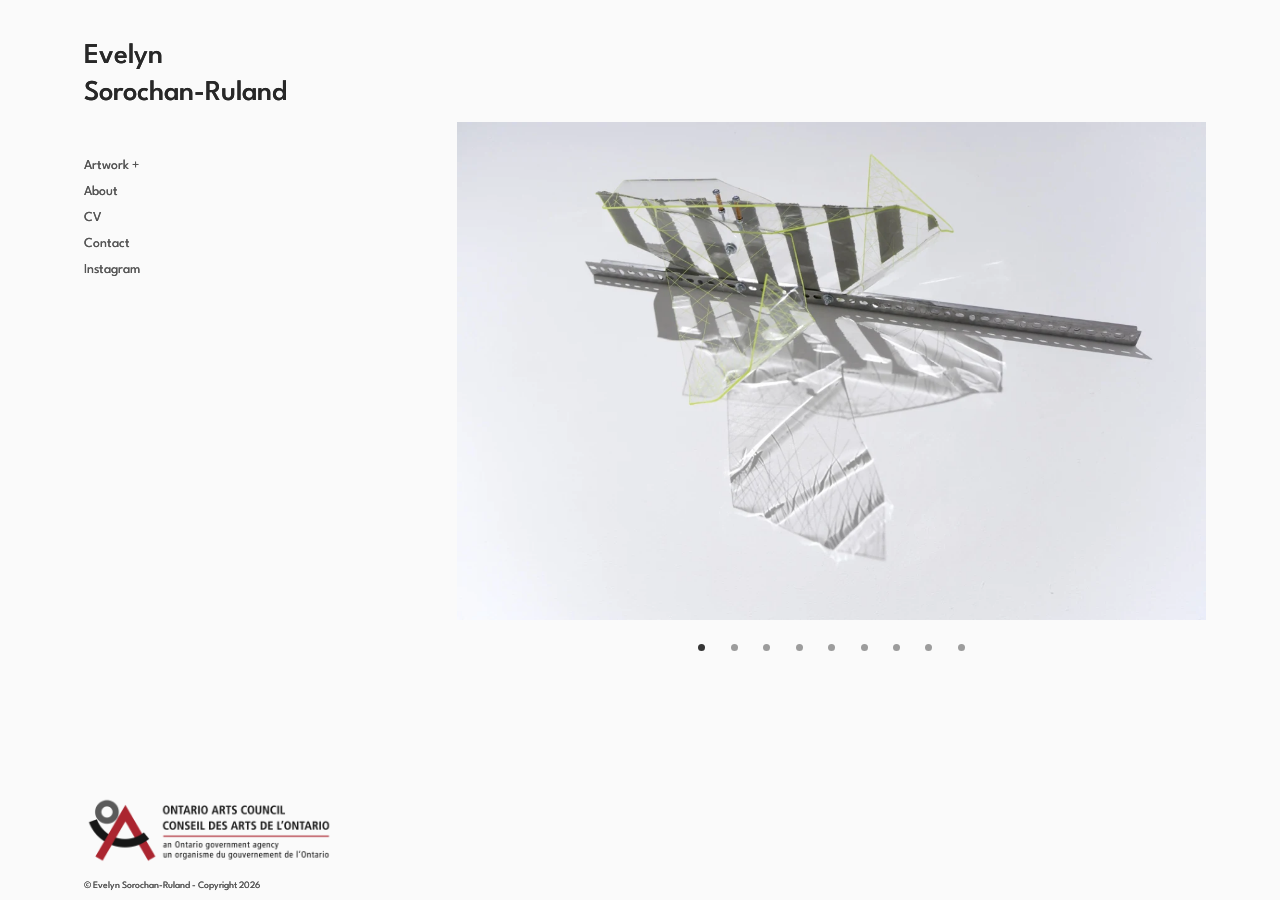
<file: index.html>
<!DOCTYPE html>
<html lang="en">

<head>
    <link rel="preconnect" href="https://fonts.googleapis.com" />
    <link rel="preconnect" href="https://fonts.gstatic.com" crossorigin>
    <link rel="stylesheet" href="https://fonts.googleapis.com/css2?family=Spartan:wght@300;400;500&display=swap" />
    <!-- Global site tag (gtag.js) - Google Analytics -->
    <script async src="https://www.googletagmanager.com/gtag/js?id=G-T53KKNL53F"></script>
    <script>
        window.dataLayer = window.dataLayer || [];

        function gtag() {
            dataLayer.push(arguments);
        }
        gtag("js", new Date());
        gtag("config", "G-T53KKNL53F");
    </script>
    <meta charset="utf-8" />
    <meta name="viewport" content="width=device-width, initial-scale=1.0" />
    <title>Evelyn Sorochan-Ruland | Visual Artist</title>
    <meta name="description" content="Evelyn Sorochan-Ruland is an interdisciplinary artist living and working in Hamilton, Ontario. Her work sits between painting and sculpture." />
    <link href="main.css" rel="stylesheet" />
    <!-- ****** faviconit.com favicons ****** -->
    <link rel="shortcut icon" href="/favicon.ico" />
    <link rel="icon" sizes="16x16 32x32 64x64" href="/favicon.ico" />
    <link rel="icon" type="image/png" sizes="196x196" href="/favicon-192.png" />
    <link rel="icon" type="image/png" sizes="160x160" href="/favicon-160.png" />
    <link rel="icon" type="image/png" sizes="96x96" href="/favicon-96.png" />
    <link rel="icon" type="image/png" sizes="64x64" href="/favicon-64.png" />
    <link rel="icon" type="image/png" sizes="32x32" href="/favicon-32.png" />
    <link rel="icon" type="image/png" sizes="16x16" href="/favicon-16.png" />
    <link rel="apple-touch-icon" href="/favicon-57.png" />
    <link rel="apple-touch-icon" sizes="114x114" href="/favicon-114.png" />
    <link rel="apple-touch-icon" sizes="72x72" href="/favicon-72.png" />
    <link rel="apple-touch-icon" sizes="144x144" href="/favicon-144.png" />
    <link rel="apple-touch-icon" sizes="60x60" href="/favicon-60.png" />
    <link rel="apple-touch-icon" sizes="120x120" href="/favicon-120.png" />
    <link rel="apple-touch-icon" sizes="76x76" href="/favicon-76.png" />
    <link rel="apple-touch-icon" sizes="152x152" href="/favicon-152.png" />
    <link rel="apple-touch-icon" sizes="180x180" href="/favicon-180.png" />
    <meta name="msapplication-TileColor" content="#FFFFFF" />
    <meta name="msapplication-TileImage" content="/favicon-144.png" />
    <meta name="msapplication-config" content="/browserconfig.xml" />
    <!-- ****** faviconit.com favicons ****** -->
    <link rel="canonical" href="https://evelynsorochanruland.com/">
    <meta name="author" content="Evelyn Sorochan-Ruland">
    <meta property="og:locale" content="en_CA">
    <meta property="og:type" content="website">
    <meta property="og:site_name" content="Evelyn Sorochan-Ruland">
    <meta property="og:title" content="Evelyn Sorochan-Ruland | Visual Artist">
    <meta property="og:description" content="Evelyn Sorochan-Ruland is an interdisciplinary artist living and working in Hamilton, Ontario. Her work sits between painting and sculpture.">
    <meta property="og:url" content="https://evelynsorochanruland.com/">
    <meta property="og:image" content="https://evelynsorochanruland.com/images/portrait/IMG_0545-og.jpg">
    <meta property="og:image:alt" content="Evelyn Sorochan-Ruland in front of her artwork">
    <meta name="twitter:card" content="summary_large_image">
    <meta name="twitter:title" content="Evelyn Sorochan-Ruland | Visual Artist">
    <meta name="twitter:description" content="Evelyn Sorochan-Ruland is an interdisciplinary artist living and working in Hamilton, Ontario. Her work sits between painting and sculpture.">
    <meta name="twitter:image" content="https://evelynsorochanruland.com/images/portrait/IMG_0545-og.jpg">
    <meta name="twitter:image:alt" content="Evelyn Sorochan-Ruland in front of her artwork">
    <script language="JavaScript" type="text/JavaScript">
        var imageLoopInterval;

        function dropdown() {
            var x = document.getElementById("innermenu");
            var y = document.getElementById("dropbut");
            var z = document.getElementById("images");
            if (x.className === "") {
                x.className = "active";
                z.className = "active";
                y.style = "color:#171717";
                y.innerHTML = "Artwork −";
                sessionStorage.setItem("down", true);
            } else {
                x.className = "";
                z.className = "";
                y.style = "color: #555555";
                y.innerHTML = "Artwork +";
                sessionStorage.setItem("down", false);
            }
        }
        var x;

        function dropfunc() {
            x = setTimeout(dropdown, 9000);
        }

        function cleartime() {
            try {
                clearTimeout(x);
            } catch {}
        }

        function resettime() {
            var x = document.getElementById("innermenu");
            if (x.className == "active") {} else {
                cleartime(x);
            }
        }

        function setup() {
            var x = document.getElementById("innermenu");
            var test = "false";
            try {
                test = sessionStorage.getItem("down");
            } catch {}
            if (test === "true") {
                x.className = "active";
                setTimeout(dropdown, 10);
                sessionStorage.setItem("down", false);
            } else {
                x.className = "";
                sessionStorage.setItem("down", false);
            }
        }

        function imageRotate(index = 0) {
            clearInterval(imageLoopInterval);
            var num = index;
            var dot_num = index - 1;
            var imgArr = new Array();
            var linkArr = new Array();
            imgArr[0] = 'images/Homepage/OffshootESR.webp'
            imgArr[1] = 'images/Homepage/DSC01976.webp';
            imgArr[2] = 'images/Homepage/04ESRPushback.webp';
            imgArr[3] = 'images/Homepage/09installfromfront_landscape.webp';
            imgArr[4] = 'images/Homepage/crisscross copy.webp';
            imgArr[5] = 'images/Homepage/duplicate3 copy.webp';
            imgArr[6] = 'images/Homepage/scrum_landscape_5good.webp';
            imgArr[7] = 'images/Homepage/SkinsAndSurfaces_ESR copy.webp';
            imgArr[8] = 'images/Homepage/Touchline_12_17_ESR.webp';

            linkArr[0] = "foothold.html#top"
            linkArr[1] = "groundwork.html#top";
            linkArr[2] = "reclaim.html#top";
            linkArr[3] = "industrial_skins.html#top";
            linkArr[4] = "abstractreliefs.html#top";
            linkArr[5] = "abstractreliefs.html#top";
            linkArr[6] = "industrial_skins.html#top";
            linkArr[7] = "abstractreliefs.html#top";
            linkArr[8] = "touchline.html#top";
            var altArr = new Array();
            altArr[0] = "Offshoot, mixed media by Evelyn Sorochan-Ruland, from Foothold, 2022";
            altArr[1] = "Overlay, mixed media by Evelyn Sorochan-Ruland, from Groundwork, 2021";
            altArr[2] = "Pushback, mixed media by Evelyn Sorochan-Ruland, from Reclaim, 2020";
            altArr[3] = "Above the Horizontal, mixed media by Evelyn Sorochan-Ruland, from Industrial Skins";
            altArr[4] = "Crisscross, latex and tile by Evelyn Sorochan-Ruland, from Abstract Reliefs, 2016";
            altArr[5] = "Twisted Lines, mixed media by Evelyn Sorochan-Ruland, from Abstract Reliefs, 2017";
            altArr[6] = "Scrum, mixed media by Evelyn Sorochan-Ruland, from Industrial Skins, 2018";
            altArr[7] = "Skins and Surfaces, mixed media by Evelyn Sorochan-Ruland, from Abstract Reliefs, 2017";
            altArr[8] = "Touchline I, mixed media by Evelyn Sorochan-Ruland, from Touchline, 2017";
            document.getElementById("links").src = imgArr[num];
            
            
            var dots = document.getElementsByClassName("dot");
            

            function handler() {
                document.getElementById("links").href = linkArr[num];
                document.getElementById("homeSlideShow").src = imgArr[num];
                document.getElementById("homeSlideShow").alt = altArr[num];
                num = (num + 1) % 9;
                dot_num = dot_num + 1;
                if (dot_num === 9) { dot_num = 0 }
                for (i = 0; i < dots.length; i++) {
                    dots[i].className = dots[i].className.replace(" current", "");
                }
                dots[dot_num].className += " current";
            }
            handler();
            imageLoopInterval = setInterval(function() {
                handler();
            }, 5500);
        } 
        
    </script>
<script type="application/ld+json">
{
    "@context":  "https://schema.org",
    "@graph":  [
                   {
                       "@type":  "Person",
                       "@id":  "https://evelynsorochanruland.com/#person",
                       "name":  "Evelyn Sorochan-Ruland",
                       "jobTitle":  "Visual Artist",
                       "description":  "Evelyn Sorochan-Ruland is an interdisciplinary artist living and working in Hamilton, Ontario. Her work sits between painting and sculpture.",
                       "url":  "https://evelynsorochanruland.com/",
                       "image":  "https://evelynsorochanruland.com/images/portrait/IMG_0545.jpg",
                       "email":  "evelyn_sr@icloud.com",
                       "address":  {
                                       "@type":  "PostalAddress",
                                       "addressLocality":  "Hamilton",
                                       "addressRegion":  "ON",
                                       "addressCountry":  "CA"
                                   },
                       "alumniOf":  [
                                        {
                                            "@type":  "CollegeOrUniversity",
                                            "name":  "Queen\u0027s University"
                                        },
                                        {
                                            "@type":  "CollegeOrUniversity",
                                            "name":  "University of Victoria"
                                        },
                                        {
                                            "@type":  "CollegeOrUniversity",
                                            "name":  "University of Guelph"
                                        }
                                    ],
                       "award":  [
                                     "Career Catalyst Project Grant, Ontario Arts Council (2022)",
                                     "Community Arts Investment Program Project Grant (2020)",
                                     "Jessie Allan Forsyth Scholarship (2017)"
                                 ],
                       "sameAs":  [
                                      "https://www.instagram.com/evierenae/",
                                      "https://www.linkedin.com/in/evelyn-sorochan-ruland-b775241b1",
                                      "https://www.wikidata.org/wiki/Q142278112"
                                  ]
                   },
                   {
                       "@type":  "WebSite",
                       "@id":  "https://evelynsorochanruland.com/#website",
                       "url":  "https://evelynsorochanruland.com/",
                       "name":  "Evelyn Sorochan-Ruland",
                       "description":  "Evelyn Sorochan-Ruland is an interdisciplinary artist living and working in Hamilton, Ontario. Her work sits between painting and sculpture.",
                       "inLanguage":  "en-CA",
                       "publisher":  {
                                         "@id":  "https://evelynsorochanruland.com/#person"
                                     }
                   },
                   {
                       "@type":  "ProfilePage",
                       "@id":  "https://evelynsorochanruland.com/#profile",
                       "url":  "https://evelynsorochanruland.com/",
                       "name":  "Evelyn Sorochan-Ruland",
                       "mainEntity":  {
                                          "@id":  "https://evelynsorochanruland.com/#person"
                                      }
                   }
               ]
}
</script>
</head>
<div id="wrap">

    <body onload="imageRotate();">
        <div id="menu">
            <header>
                <h1 id="homeani"><a href="index.html">Evelyn</a></h1>
                <h1 id="homeanibtm"><a href="index.html">Sorochan-Ruland</a></h1>
            </header>
            <nav>
                <ul>
                    <li id="droptitle"> <a href="#/" id="dropbut"
                            onclick="dropdown(); cleartime(); dropfunc(); resettime();">Artwork +</a> </li>
                    <li id="temp">
                        <div id="innermenu">
                            <nav>
                                <ul>
                                    <li><a href="foothold.html#top">Foothold</a> </li>
                                    <li><a href="groundwork.html#top">Groundwork</a></li>
                                    <li><a href="reclaim.html#top">Reclaim</a></li>
                                    <li><a href="industrial_skins.html#top">Industrial Skins</a></li>
                                    <li><a href="touchline.html#top">Touchline</a></li>
                                    <li><a href="abstractreliefs.html#top">Abstract Reliefs</a> </li>
                                    <li><a href="overtake.html#top">Overtake</a></li>
                                    <li><a href="anthem.html#top">Anthem</a></li>
                                    <li><a href="awkward_truce.html#top">Awkward Truce</a></li>
                                </ul>
                            </nav>
                        </div>
                        <script language="JavaScript" type="text/JavaScript"> setup(); </script>
                    </li>
                    <li><a href="about.html">About</a></li>
                    <li><a href="cv.html">CV</a></li>
                    <li><a href="contact.html">Contact</a></li>
                    <li> <a href="https://www.instagram.com/evierenae/?hl=en" target="_blank">Instagram</a> </li>
                    <li class="vr"><a href="virtual_reality.html">Virtual Exhibition</a></li>
                </ul>
            </nav>
        </div>
        <div id="top"></div>
        <main>
            <div id="images">
                <section>
                    <a id="links" href="foothold.html#top"> <img src="images/Homepage/OffshootESR.webp" alt="Offshoot, mixed media by Evelyn Sorochan-Ruland, from Foothold, 2022" id="homeSlideShow"
                            width="1200" height="798" /> </a>
                    <p></p>
                </section>
                <div id="dotContianer" style="text-align:center">
                    <a class="dot" href="javascript:imageRotate(0)" aria-label="Show Offshoot"></a>
                    <a class="dot" href="javascript:imageRotate(1)" aria-label="Show Overlay"></a>
                    <a class="dot" href="javascript:imageRotate(2)" aria-label="Show Pushback"></a>
                    <a class="dot" href="javascript:imageRotate(3)" aria-label="Show Above the Horizontal"></a>
                    <a class="dot" href="javascript:imageRotate(4)" aria-label="Show Crisscross"></a>
                    <a class="dot" href="javascript:imageRotate(5)" aria-label="Show Twisted Lines"></a>
                    <a class="dot" href="javascript:imageRotate(6)" aria-label="Show Scrum"></a>
                    <a class="dot" href="javascript:imageRotate(7)" aria-label="Show Skins and Surfaces"></a>
                    <a class="dot" href="javascript:imageRotate(8)" aria-label="Show Touchline I"></a>
                </div>
            </div>
        </main>
        <footer>
            <div id="left-foot-image-container">
                <picture>
                    <source type="image/webp" srcset="images/Homepage/OAC_Logo_RGB.webp">
                    <img id="left-foot-oac" src="images/Homepage/OAC_Logo_RGB.png" alt="Ontario Arts Council Logo" width="250" height="69" />
                </picture>
            </div>
            <p id="left-foot"> &copy; Evelyn Sorochan-Ruland - Copyright 2026</p>
        </footer>
    </body>
</div>

</html>
</file>
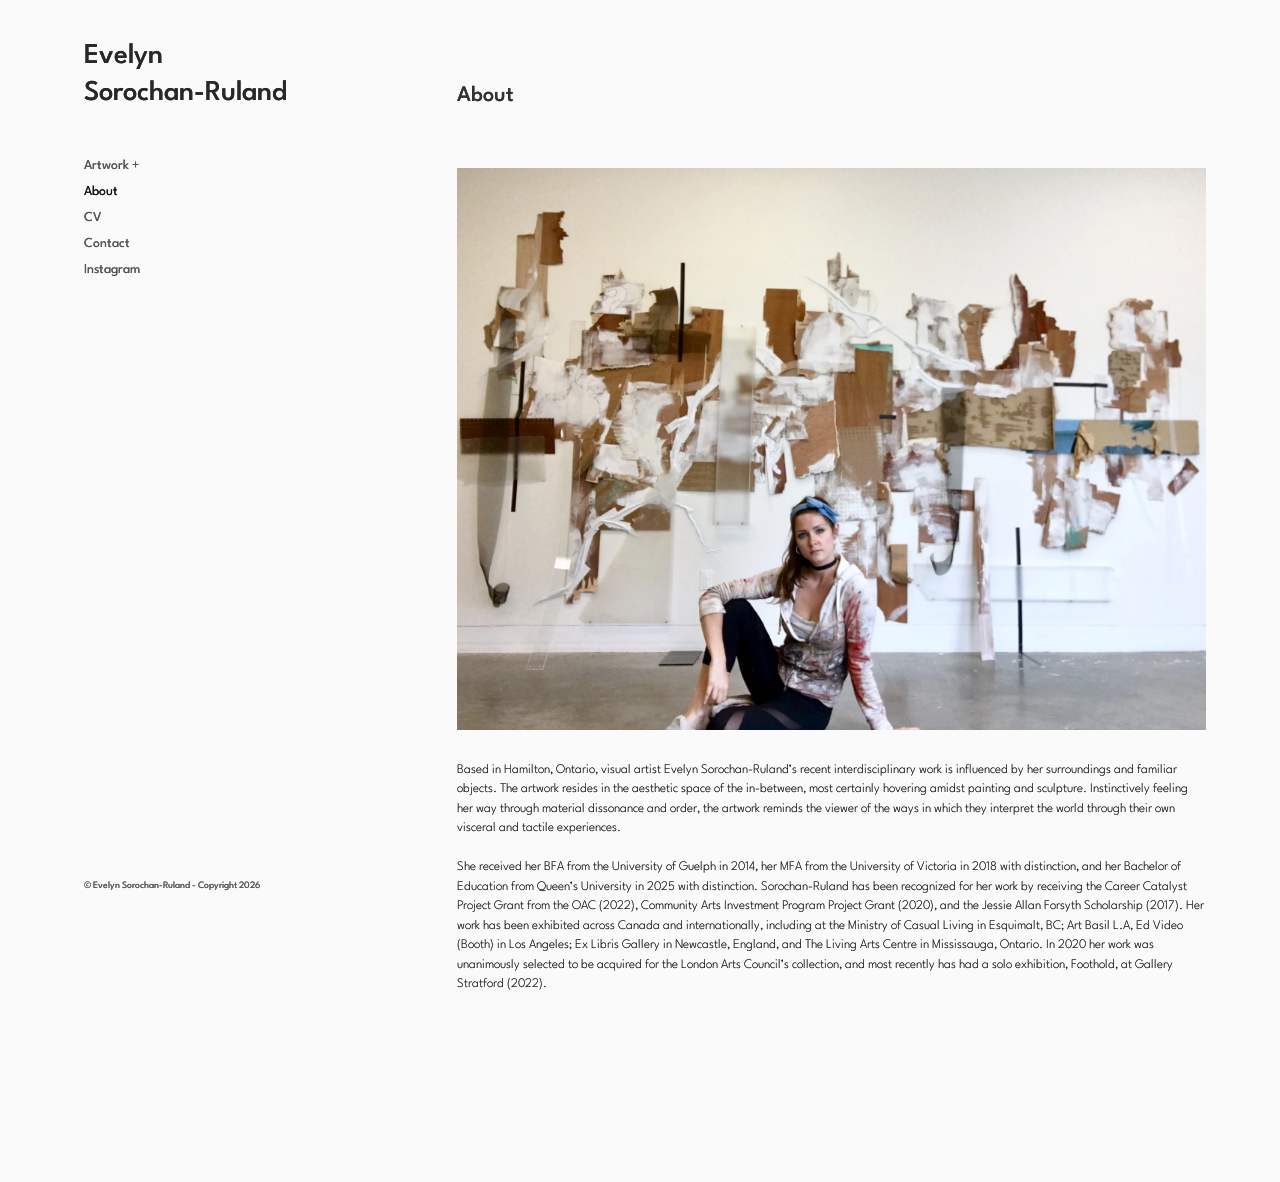
<file: about.html>
<!doctype html>
<html lang="en">

<head>
    <link rel="preconnect" href="https://fonts.googleapis.com"/>
    <link rel="preconnect" href="https://fonts.gstatic.com" crossorigin>
    <link rel="stylesheet" href="https://fonts.googleapis.com/css2?family=Spartan:wght@300;400;500&display=swap" />
    <!-- Global site tag (gtag.js) - Google Analytics -->
    <script async src="https://www.googletagmanager.com/gtag/js?id=G-T53KKNL53F"></script>
    <script>
        window.dataLayer = window.dataLayer || [];

        function gtag() {
            dataLayer.push(arguments);
        }
        gtag('js', new Date());
        gtag('config', 'G-T53KKNL53F');
    </script>
    <meta charset="utf-8">
    <meta name="viewport" content="width=device-width, initial-scale=1.0" />
    <title>About | Evelyn Sorochan-Ruland</title>
    <meta name="description" content="About Evelyn Sorochan-Ruland, interdisciplinary artist in Hamilton, Ontario. BFA (Guelph), MFA (Victoria), BEd (Queen's).">
    <link rel="canonical" href="https://evelynsorochanruland.com/about.html">
    <meta name="author" content="Evelyn Sorochan-Ruland">
    <meta property="og:locale" content="en_CA">
    <meta property="og:type" content="website">
    <meta property="og:site_name" content="Evelyn Sorochan-Ruland">
    <meta property="og:title" content="About | Evelyn Sorochan-Ruland">
    <meta property="og:description" content="About Evelyn Sorochan-Ruland, interdisciplinary artist in Hamilton, Ontario. BFA (Guelph), MFA (Victoria), BEd (Queen's).">
    <meta property="og:url" content="https://evelynsorochanruland.com/about.html">
    <meta property="og:image" content="https://evelynsorochanruland.com/images/portrait/IMG_0545-og.jpg">
    <meta property="og:image:alt" content="Evelyn Sorochan-Ruland in front of her artwork">
    <meta name="twitter:card" content="summary_large_image">
    <meta name="twitter:title" content="About | Evelyn Sorochan-Ruland">
    <meta name="twitter:description" content="About Evelyn Sorochan-Ruland, interdisciplinary artist in Hamilton, Ontario. BFA (Guelph), MFA (Victoria), BEd (Queen's).">
    <meta name="twitter:image" content="https://evelynsorochanruland.com/images/portrait/IMG_0545-og.jpg">
    <meta name="twitter:image:alt" content="Evelyn Sorochan-Ruland in front of her artwork">
    <link href="main.css" rel="stylesheet">
    <!-- ****** faviconit.com favicons ****** -->
    <link rel="shortcut icon" href="/favicon.ico">
    <link rel="icon" sizes="16x16 32x32 64x64" href="/favicon.ico">
    <link rel="icon" type="image/png" sizes="196x196" href="/favicon-192.png">
    <link rel="icon" type="image/png" sizes="160x160" href="/favicon-160.png">
    <link rel="icon" type="image/png" sizes="96x96" href="/favicon-96.png">
    <link rel="icon" type="image/png" sizes="64x64" href="/favicon-64.png">
    <link rel="icon" type="image/png" sizes="32x32" href="/favicon-32.png">
    <link rel="icon" type="image/png" sizes="16x16" href="/favicon-16.png">
    <link rel="apple-touch-icon" href="/favicon-57.png">
    <link rel="apple-touch-icon" sizes="114x114" href="/favicon-114.png">
    <link rel="apple-touch-icon" sizes="72x72" href="/favicon-72.png">
    <link rel="apple-touch-icon" sizes="144x144" href="/favicon-144.png">
    <link rel="apple-touch-icon" sizes="60x60" href="/favicon-60.png">
    <link rel="apple-touch-icon" sizes="120x120" href="/favicon-120.png">
    <link rel="apple-touch-icon" sizes="76x76" href="/favicon-76.png">
    <link rel="apple-touch-icon" sizes="152x152" href="/favicon-152.png">
    <link rel="apple-touch-icon" sizes="180x180" href="/favicon-180.png">
    <meta name="msapplication-TileColor" content="#FFFFFF">
    <meta name="msapplication-TileImage" content="/favicon-144.png">
    <meta name="msapplication-config" content="/browserconfig.xml">
    <!-- ****** faviconit.com favicons ****** -->
    <script language="JavaScript" type="text/JavaScript">

        function dropdown() {
            var x = document.getElementById("innermenu");
            var y = document.getElementById("dropbut");
            var z = document.getElementById("images");
            if (x.className === "") {
                x.className = "active";
                z.className = "active";
                y.style = "color:#171717";
                y.innerHTML = "Artwork −";
                sessionStorage.setItem("down", true);
            } else {
                x.className = "";
                z.className = "";
                y.style = "color: #555555";
                y.innerHTML = "Artwork +";
                sessionStorage.setItem("down", false);
            }
        }
        var x;

        function dropfunc() {
            x = setTimeout(dropdown,
                9000);
        }

        function cleartime() {
            try {
                clearTimeout(x);
            } catch {}
        }

        function resettime() {
            var x = document.getElementById("innermenu");
            if (x.className == "active") {} else {
                cleartime(x);
            }
        }

        function setup() {
            var x = document.getElementById("innermenu");
            var z = document.getElementById("images");
            var test = "false";
            try {
                test = sessionStorage.getItem("down");
            } catch (err) {}
            if (test === "true") {
                x.className = "active";
                z.className = "active";
                setTimeout(dropdown, 300);
                sessionStorage.setItem("down", false);
            } else {
                x.className = "";
                z.className = "";
                sessionStorage.setItem("down",
                    false);
            }
        }

    </script>
<script type="application/ld+json">
{
    "@context":  "https://schema.org",
    "@graph":  [
                   {
                       "@type":  "Person",
                       "@id":  "https://evelynsorochanruland.com/#person",
                       "name":  "Evelyn Sorochan-Ruland",
                       "jobTitle":  "Visual Artist",
                       "description":  "Evelyn Sorochan-Ruland is an interdisciplinary artist living and working in Hamilton, Ontario. Her work sits between painting and sculpture.",
                       "url":  "https://evelynsorochanruland.com/",
                       "image":  "https://evelynsorochanruland.com/images/portrait/IMG_0545.jpg",
                       "email":  "evelyn_sr@icloud.com",
                       "address":  {
                                       "@type":  "PostalAddress",
                                       "addressLocality":  "Hamilton",
                                       "addressRegion":  "ON",
                                       "addressCountry":  "CA"
                                   },
                       "alumniOf":  [
                                        {
                                            "@type":  "CollegeOrUniversity",
                                            "name":  "Queen\u0027s University"
                                        },
                                        {
                                            "@type":  "CollegeOrUniversity",
                                            "name":  "University of Victoria"
                                        },
                                        {
                                            "@type":  "CollegeOrUniversity",
                                            "name":  "University of Guelph"
                                        }
                                    ],
                       "award":  [
                                     "Career Catalyst Project Grant, Ontario Arts Council (2022)",
                                     "Community Arts Investment Program Project Grant (2020)",
                                     "Jessie Allan Forsyth Scholarship (2017)"
                                 ],
                       "sameAs":  [
                                      "https://www.instagram.com/evierenae/",
                                      "https://www.linkedin.com/in/evelyn-sorochan-ruland-b775241b1",
                                      "https://www.wikidata.org/wiki/Q142278112"
                                  ]
                   },
                   {
                       "@type":  "ProfilePage",
                       "url":  "https://evelynsorochanruland.com/about.html",
                       "name":  "About Evelyn Sorochan-Ruland",
                       "mainEntity":  {
                                          "@id":  "https://evelynsorochanruland.com/#person"
                                      }
                   }
               ]
}
</script>
</head>
<div id="wrap">

    <body>
        <div id="menu">
            <header>
                <h1><a href="index.html">Evelyn<br>Sorochan-Ruland</a></h1>
            </header>
            <nav>
                <ul>
                    <li><a href="#/" id="dropbut" onclick="dropdown(); cleartime(); dropfunc(); resettime();">Artwork +</a></li>
                    <li id="temp">
                        <div id="innermenu">
                            <nav>
                                <ul>
                                    <li><a href="foothold.html#top">Foothold</a> </li>
                                    <li><a href="groundwork.html#top">Groundwork</a></li>
                                    <li><a href="reclaim.html#top">Reclaim</a></li>
									<li><a href="industrial_skins.html#top">Industrial Skins</a></li>
									<li><a href="touchline.html#top">Touchline</a></li>
									<li><a href="abstractreliefs.html#top">Abstract Reliefs</a> </li>
                                    <li><a href="overtake.html#top">Overtake</a></li>
									<li><a href="anthem.html#top">Anthem</a></li>
                                    <li><a href="awkward_truce.html#top">Awkward Truce</a></li>
                                </ul>
                            </nav>
                        </div>
                    </li>
                    <li><a href="about.html" style=color:#171717>About</a></li>
                    <li><a href="cv.html">CV</a></li>
                    <li><a href="contact.html">Contact</a></li>
                    <li><a href="https://www.instagram.com/evierenae/?hl=en" target="_blank">Instagram</a></li>
                    <li class="vr"><a href="virtual_reality.html">Virtual Exhibition</a></li>
                </ul>
            </nav>
        </div>
        <div id="top"></div>
        <main>
            <div id="images">
                <script language="JavaScript" type="text/JavaScript"> setup(); </script>
                <h2 class="titleani">About</h2>
                <div id="column"> <img src="images/portrait/IMG_0545.webp"
                        alt="Artist Evelyn Sorochan-Ruland sitting in front of her art" width="2000" height="1500">
                    
                    <p><br>Based in Hamilton, Ontario, visual artist Evelyn Sorochan-Ruland’s recent interdisciplinary work is influenced by
                        her surroundings and familiar objects. The artwork resides in the aesthetic space of the
                        in-between, most certainly hovering amidst
                        painting and sculpture. Instinctively feeling her way through material dissonance and order, the artwork
                        reminds the viewer of the ways in which they interpret the world through their own visceral and tactile
                        experiences.
                        <br>
                        <br>She received her BFA from the University of Guelph in 2014, her MFA from the University of
                        Victoria in 2018 with distinction, and her Bachelor of Education from Queen’s University in 2025 with distinction. Sorochan-Ruland has been recognized for her work by receiving the
                        Career Catalyst Project Grant from the OAC (2022), Community Arts Investment Program Project Grant
                        (2020), and the Jessie Allan Forsyth Scholarship (2017). Her work has been exhibited across Canada and
                        internationally, including at the Ministry of Casual Living in Esquimalt, BC; Art Basil L.A, Ed Video
                        (Booth) in Los Angeles; Ex Libris Gallery in Newcastle, England, and The Living Arts Centre in
                        Mississauga, Ontario. In 2020 her work was unanimously selected to be acquired for the London Arts
                        Council’s collection, and most recently has had a solo exhibition, Foothold, at Gallery Stratford (2022).
                    </p>
                </div>
            </div>
        </main>
        <footer>
            <p id="left-foot"> &copy; Evelyn Sorochan-Ruland - Copyright 2026</p>
        </footer>
    </body>
</div>

</html>
</file>
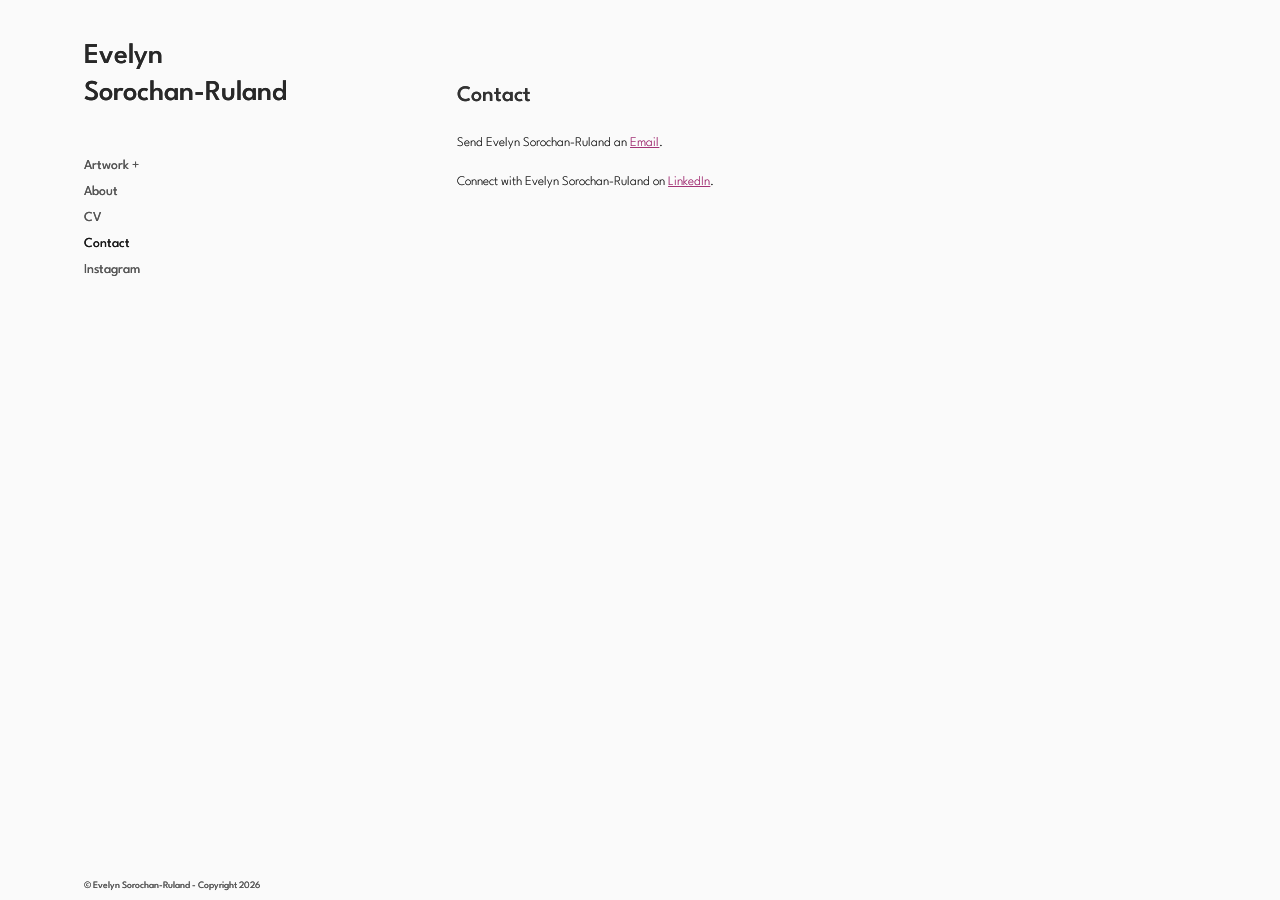
<file: contact.html>
<!doctype html>
<html lang="en">

<head>
    <link rel="preconnect" href="https://fonts.googleapis.com"/>
    <link rel="preconnect" href="https://fonts.gstatic.com" crossorigin>
    <link rel="stylesheet" href="https://fonts.googleapis.com/css2?family=Spartan:wght@300;400;500&display=swap" />
    <!-- Global site tag (gtag.js) - Google Analytics -->
    <script async src="https://www.googletagmanager.com/gtag/js?id=G-T53KKNL53F"></script>
    <script>
        window.dataLayer = window.dataLayer || [];

        function gtag() {
            dataLayer.push(arguments);
        }
        gtag('js', new Date());
        gtag('config', 'G-T53KKNL53F');
    </script>
    <meta charset="utf-8">
    <meta name="viewport" content="width=device-width, initial-scale=1.0" />
    <title>Contact | Evelyn Sorochan-Ruland</title>
    <meta name="description" content="Contact Evelyn Sorochan-Ruland, a visual artist in Hamilton, Ontario, by email or on LinkedIn.">
    <link rel="canonical" href="https://evelynsorochanruland.com/contact.html">
    <meta name="author" content="Evelyn Sorochan-Ruland">
    <meta property="og:locale" content="en_CA">
    <meta property="og:type" content="website">
    <meta property="og:site_name" content="Evelyn Sorochan-Ruland">
    <meta property="og:title" content="Contact | Evelyn Sorochan-Ruland">
    <meta property="og:description" content="Contact Evelyn Sorochan-Ruland, a visual artist in Hamilton, Ontario, by email or on LinkedIn.">
    <meta property="og:url" content="https://evelynsorochanruland.com/contact.html">
    <meta property="og:image" content="https://evelynsorochanruland.com/images/portrait/IMG_0545-og.jpg">
    <meta property="og:image:alt" content="Evelyn Sorochan-Ruland in front of her artwork">
    <meta name="twitter:card" content="summary_large_image">
    <meta name="twitter:title" content="Contact | Evelyn Sorochan-Ruland">
    <meta name="twitter:description" content="Contact Evelyn Sorochan-Ruland, a visual artist in Hamilton, Ontario, by email or on LinkedIn.">
    <meta name="twitter:image" content="https://evelynsorochanruland.com/images/portrait/IMG_0545-og.jpg">
    <meta name="twitter:image:alt" content="Evelyn Sorochan-Ruland in front of her artwork">
    <link href="main.css" rel="stylesheet">
    <!-- ****** faviconit.com favicons ****** -->
    <link rel="shortcut icon" href="/favicon.ico">
    <link rel="icon" sizes="16x16 32x32 64x64" href="/favicon.ico">
    <link rel="icon" type="image/png" sizes="196x196" href="/favicon-192.png">
    <link rel="icon" type="image/png" sizes="160x160" href="/favicon-160.png">
    <link rel="icon" type="image/png" sizes="96x96" href="/favicon-96.png">
    <link rel="icon" type="image/png" sizes="64x64" href="/favicon-64.png">
    <link rel="icon" type="image/png" sizes="32x32" href="/favicon-32.png">
    <link rel="icon" type="image/png" sizes="16x16" href="/favicon-16.png">
    <link rel="apple-touch-icon" href="/favicon-57.png">
    <link rel="apple-touch-icon" sizes="114x114" href="/favicon-114.png">
    <link rel="apple-touch-icon" sizes="72x72" href="/favicon-72.png">
    <link rel="apple-touch-icon" sizes="144x144" href="/favicon-144.png">
    <link rel="apple-touch-icon" sizes="60x60" href="/favicon-60.png">
    <link rel="apple-touch-icon" sizes="120x120" href="/favicon-120.png">
    <link rel="apple-touch-icon" sizes="76x76" href="/favicon-76.png">
    <link rel="apple-touch-icon" sizes="152x152" href="/favicon-152.png">
    <link rel="apple-touch-icon" sizes="180x180" href="/favicon-180.png">
    <meta name="msapplication-TileColor" content="#FFFFFF">
    <meta name="msapplication-TileImage" content="/favicon-144.png">
    <meta name="msapplication-config" content="/browserconfig.xml">
    <!-- ****** faviconit.com favicons ****** -->
    <script language="JavaScript" type="text/JavaScript">

        function dropdown() {
            var x = document.getElementById("innermenu");
            var y = document.getElementById("dropbut");
            var z = document.getElementById("images");
            if (x.className === "") {
                x.className = "active";
                z.className = "active";
                y.style = "color:#171717";
                y.innerHTML = "Artwork −";
                sessionStorage.setItem("down", true);
            } else {
                x.className = "";
                z.className = "";
                y.style = "color: #555555";
                y.innerHTML = "Artwork +";
                sessionStorage.setItem("down", false);
            }
        }

        function resettime() {
            var x = document.getElementById("innermenu");
            if (x.className == "active") {} else {
                cleartime(x);
            }
        }
        var x;

        function dropfunc() {
            x = setTimeout(dropdown, 9000);
        }

        function cleartime() {
            try {
                clearTimeout(x);
            } catch {}
        }

        function setup() {
            var x = document.getElementById("innermenu");
            var z = document.getElementById("images");
            var test = "false";
            try {
                test = sessionStorage.getItem("down");
            } catch (err) {}
            if (test === "true") {
                x.className = "active";
                z.className = "active";
                setTimeout(dropdown, 300);
                sessionStorage.setItem("down", false);
            } else {
                x.className = "";
                z.className = "";
                sessionStorage.setItem("down",
                    false);
            }
        }

    </script>
<script type="application/ld+json">
{
    "@context":  "https://schema.org",
    "@graph":  [
                   {
                       "@type":  "Person",
                       "@id":  "https://evelynsorochanruland.com/#person",
                       "name":  "Evelyn Sorochan-Ruland",
                       "jobTitle":  "Visual Artist",
                       "description":  "Evelyn Sorochan-Ruland is an interdisciplinary artist living and working in Hamilton, Ontario. Her work sits between painting and sculpture.",
                       "url":  "https://evelynsorochanruland.com/",
                       "image":  "https://evelynsorochanruland.com/images/portrait/IMG_0545.jpg",
                       "email":  "evelyn_sr@icloud.com",
                       "address":  {
                                       "@type":  "PostalAddress",
                                       "addressLocality":  "Hamilton",
                                       "addressRegion":  "ON",
                                       "addressCountry":  "CA"
                                   },
                       "alumniOf":  [
                                        {
                                            "@type":  "CollegeOrUniversity",
                                            "name":  "Queen\u0027s University"
                                        },
                                        {
                                            "@type":  "CollegeOrUniversity",
                                            "name":  "University of Victoria"
                                        },
                                        {
                                            "@type":  "CollegeOrUniversity",
                                            "name":  "University of Guelph"
                                        }
                                    ],
                       "award":  [
                                     "Career Catalyst Project Grant, Ontario Arts Council (2022)",
                                     "Community Arts Investment Program Project Grant (2020)",
                                     "Jessie Allan Forsyth Scholarship (2017)"
                                 ],
                       "sameAs":  [
                                      "https://www.instagram.com/evierenae/",
                                      "https://www.linkedin.com/in/evelyn-sorochan-ruland-b775241b1",
                                      "https://www.wikidata.org/wiki/Q142278112"
                                  ]
                   },
                   {
                       "@type":  "ContactPage",
                       "url":  "https://evelynsorochanruland.com/contact.html",
                       "name":  "Contact Evelyn Sorochan-Ruland",
                       "mainEntity":  {
                                          "@id":  "https://evelynsorochanruland.com/#person"
                                      }
                   }
               ]
}
</script>
</head>
<div id="wrap">

    <body>
        <div id="menu">
            <header>
                <h1><a href="index.html">Evelyn<br>Sorochan-Ruland</a></h1>
            </header>
            <nav>
                <ul>
                    <li><a href="#/" id="dropbut" onclick="dropdown(); cleartime(); dropfunc(); resettime();">Artwork +</a></li>
                    <li id="temp">
                        <div id="innermenu">
                            <nav>
                                <ul>
                                    <li><a href="foothold.html#top">Foothold</a> </li>
                                    <li><a href="groundwork.html#top">Groundwork</a></li>
                                    <li><a href="reclaim.html#top">Reclaim</a></li>
									<li><a href="industrial_skins.html#top">Industrial Skins</a></li>
									<li><a href="touchline.html#top">Touchline</a></li>
									<li><a href="abstractreliefs.html#top">Abstract Reliefs</a> </li>
                                    <li><a href="overtake.html#top">Overtake</a></li>
									<li><a href="anthem.html#top">Anthem</a></li>
                                    <li><a href="awkward_truce.html#top">Awkward Truce</a></li>
                                </ul>
                            </nav>
                        </div>
                    </li>
                    <li><a href="about.html">About</a></li>
                    <li><a href="cv.html">CV</a></li>
                    <li><a href="contact.html" style=color:#171717>Contact</a></li>
                    <li><a href="https://www.instagram.com/evierenae/?hl=en" target="_blank">Instagram</a></li>
                    <li class="vr"><a href="virtual_reality.html">Virtual Exhibition</a></li>
                </ul>
            </nav>
        </div>
        <div id="top"></div>
        <main>
            <div id="images">
                <script language="JavaScript" type="text/JavaScript"> setup(); </script>
                <h2 class="titleani">Contact</h2>
                <div id="column">
                    <p>
                        Send Evelyn Sorochan-Ruland an <a href="mailto:evelyn_sr@icloud.com">Email</a>.
                        <br>
                        <br>Connect with Evelyn Sorochan-Ruland on <a href="https://www.linkedin.com/in/evelyn-sorochan-ruland-b775241b1" target="_blank">LinkedIn</a>.
                    </p>
                </div>
            </div>
        </main>
        <footer>
            <p id="left-foot"> &copy; Evelyn Sorochan-Ruland - Copyright 2026</p>
        </footer>
    </body>
</div>

</html>
</file>
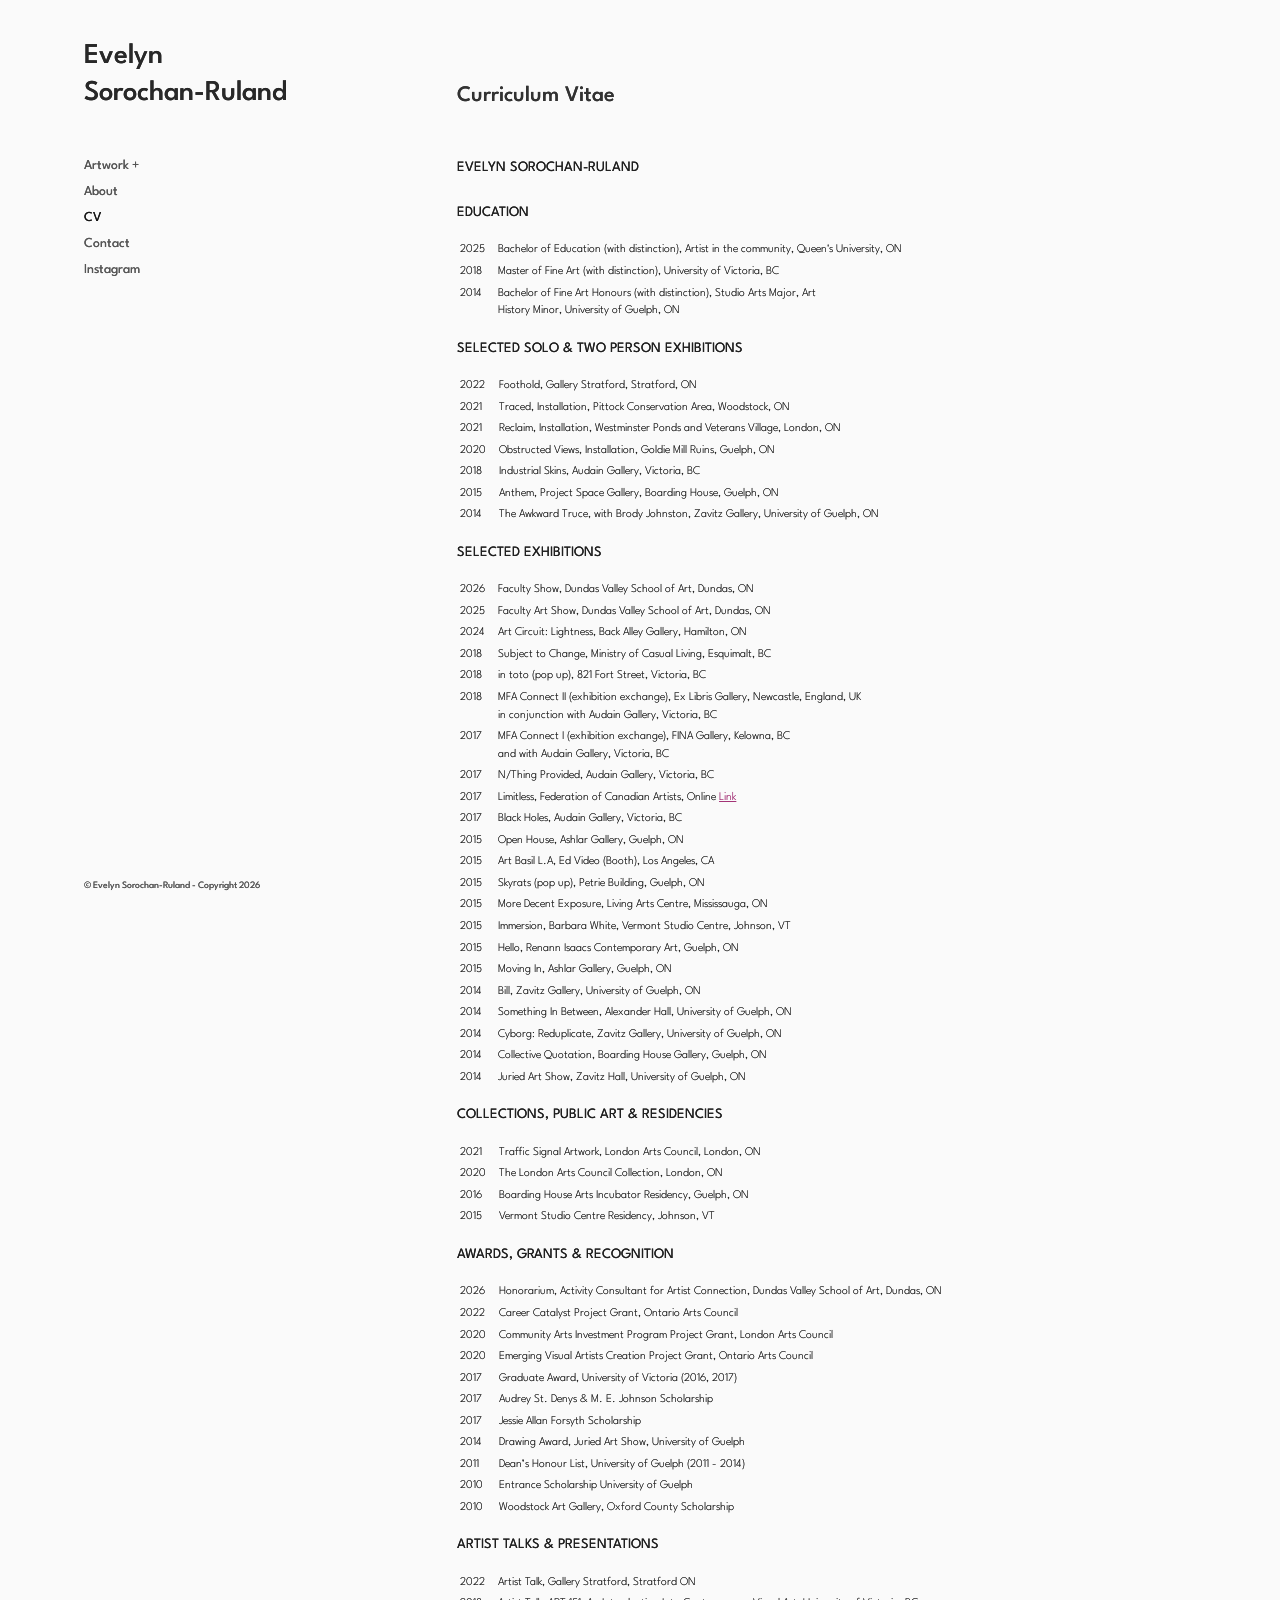
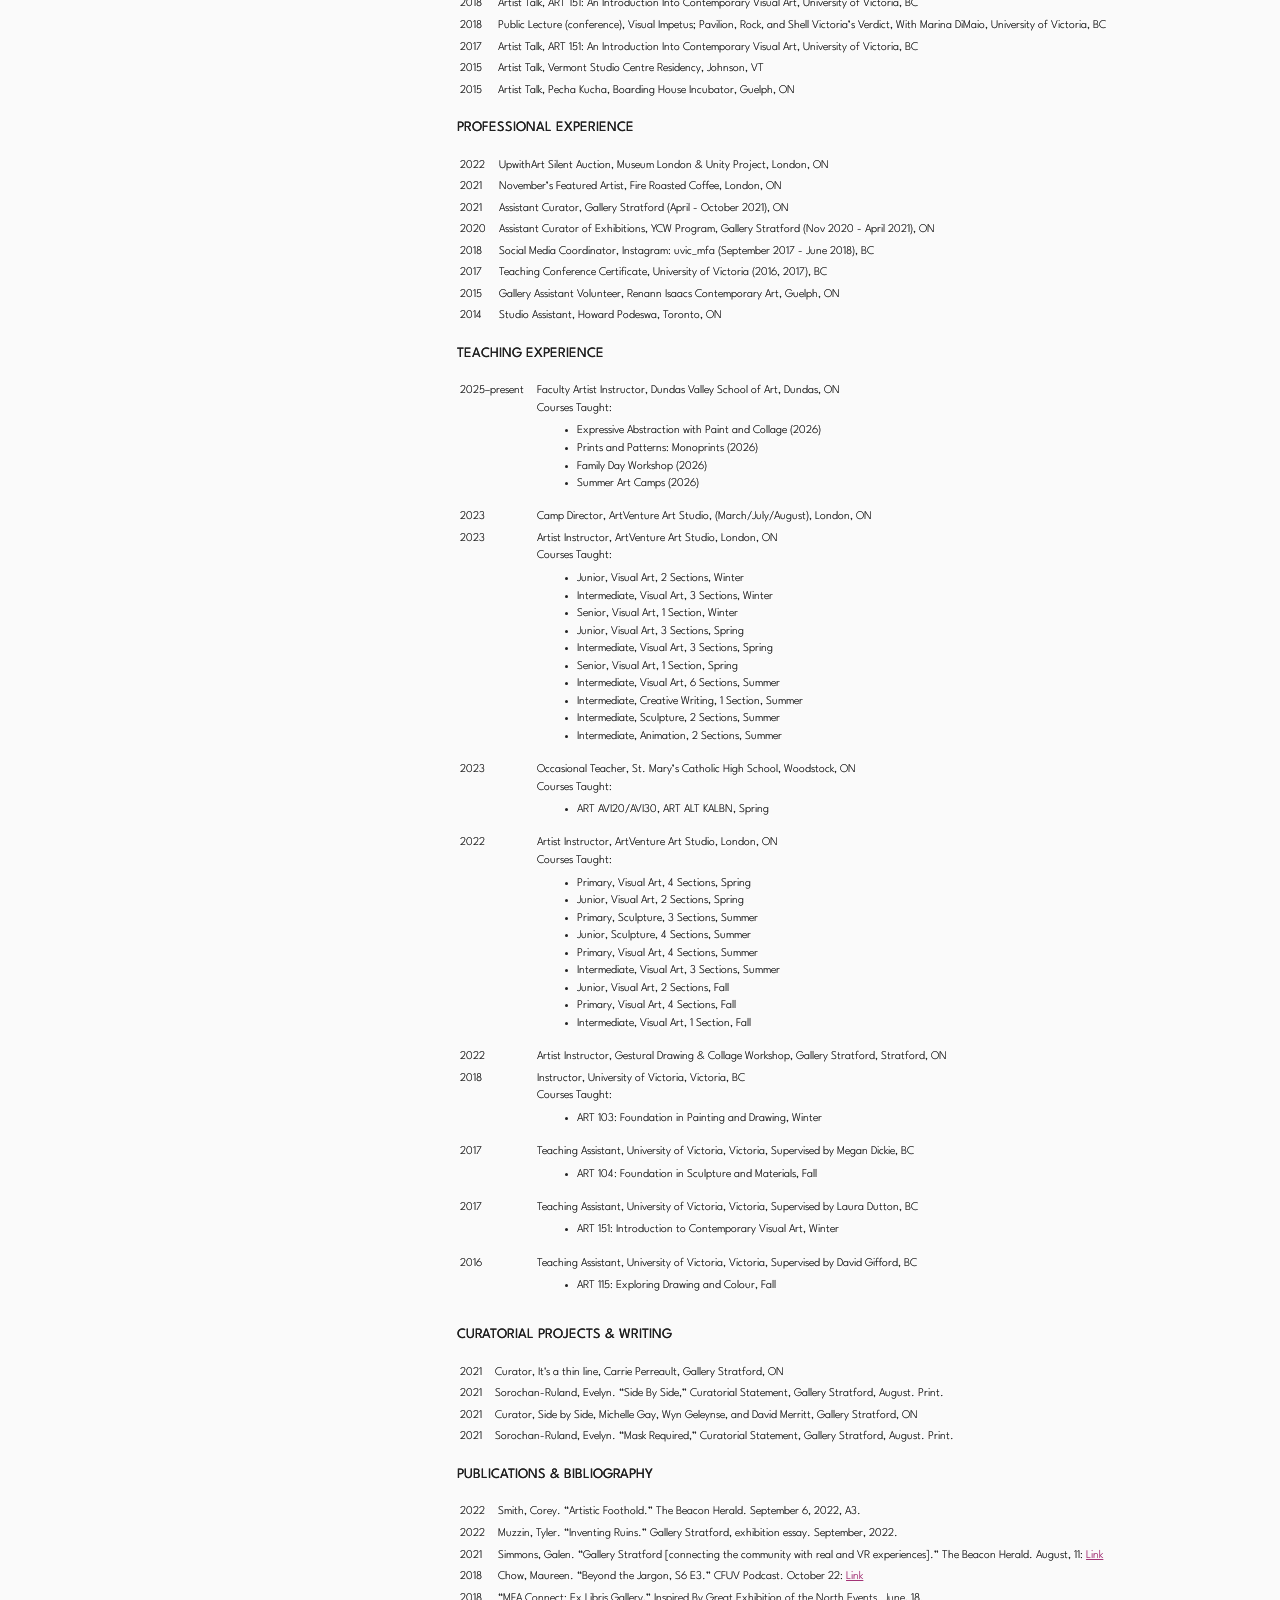
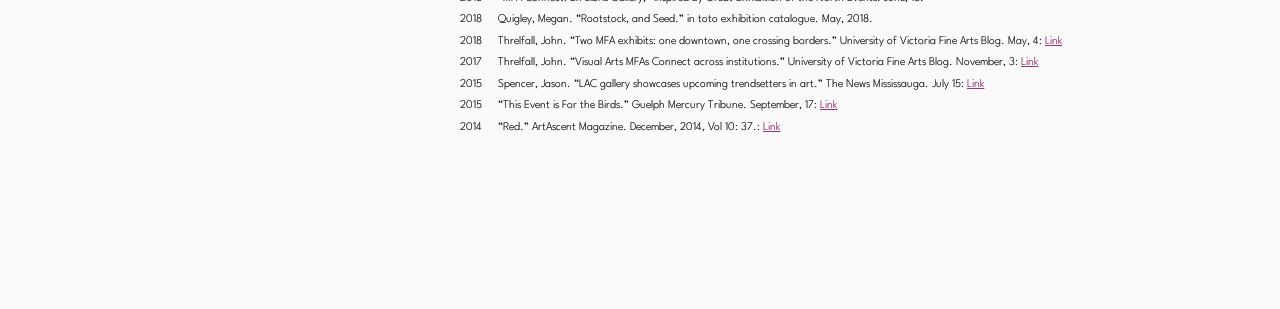
<file: cv.html>
<!doctype html>
<html lang="en">

<head>
    <link rel="preconnect" href="https://fonts.googleapis.com"/>
    <link rel="preconnect" href="https://fonts.gstatic.com" crossorigin>
    <link rel="stylesheet" href="https://fonts.googleapis.com/css2?family=Spartan:wght@300;400;500&display=swap" />
    <!-- Global site tag (gtag.js) - Google Analytics -->
    <script async src="https://www.googletagmanager.com/gtag/js?id=G-T53KKNL53F"></script>
    <script>
        window.dataLayer = window.dataLayer || [];

        function gtag() {
            dataLayer.push(arguments);
        }
        gtag('js', new Date());

        gtag('config', 'G-T53KKNL53F');
    </script>
    <meta charset="utf-8">
    <meta name="viewport" content="width=device-width, initial-scale=1.0" />
    <title>Curriculum Vitae | Evelyn Sorochan-Ruland</title>

    <meta name="description" content="Curriculum vitae of Evelyn Sorochan-Ruland, visual artist in Hamilton, Ontario: education, exhibitions, awards, teaching, and publications.">
    <link rel="canonical" href="https://evelynsorochanruland.com/cv.html">
    <meta name="author" content="Evelyn Sorochan-Ruland">
    <meta property="og:locale" content="en_CA">
    <meta property="og:type" content="website">
    <meta property="og:site_name" content="Evelyn Sorochan-Ruland">
    <meta property="og:title" content="Curriculum Vitae | Evelyn Sorochan-Ruland">
    <meta property="og:description" content="Curriculum vitae of Evelyn Sorochan-Ruland, visual artist in Hamilton, Ontario: education, exhibitions, awards, teaching, and publications.">
    <meta property="og:url" content="https://evelynsorochanruland.com/cv.html">
    <meta property="og:image" content="https://evelynsorochanruland.com/images/portrait/IMG_0545-og.jpg">
    <meta property="og:image:alt" content="Evelyn Sorochan-Ruland in front of her artwork">
    <meta name="twitter:card" content="summary_large_image">
    <meta name="twitter:title" content="Curriculum Vitae | Evelyn Sorochan-Ruland">
    <meta name="twitter:description" content="Curriculum vitae of Evelyn Sorochan-Ruland, visual artist in Hamilton, Ontario: education, exhibitions, awards, teaching, and publications.">
    <meta name="twitter:image" content="https://evelynsorochanruland.com/images/portrait/IMG_0545-og.jpg">
    <meta name="twitter:image:alt" content="Evelyn Sorochan-Ruland in front of her artwork">

    <link href="main.css" rel="stylesheet">

    <!-- ****** faviconit.com favicons ****** -->
    <link rel="shortcut icon" href="/favicon.ico">
    <link rel="icon" sizes="16x16 32x32 64x64" href="/favicon.ico">
    <link rel="icon" type="image/png" sizes="196x196" href="/favicon-192.png">
    <link rel="icon" type="image/png" sizes="160x160" href="/favicon-160.png">
    <link rel="icon" type="image/png" sizes="96x96" href="/favicon-96.png">
    <link rel="icon" type="image/png" sizes="64x64" href="/favicon-64.png">
    <link rel="icon" type="image/png" sizes="32x32" href="/favicon-32.png">
    <link rel="icon" type="image/png" sizes="16x16" href="/favicon-16.png">
    <link rel="apple-touch-icon" href="/favicon-57.png">
    <link rel="apple-touch-icon" sizes="114x114" href="/favicon-114.png">
    <link rel="apple-touch-icon" sizes="72x72" href="/favicon-72.png">
    <link rel="apple-touch-icon" sizes="144x144" href="/favicon-144.png">
    <link rel="apple-touch-icon" sizes="60x60" href="/favicon-60.png">
    <link rel="apple-touch-icon" sizes="120x120" href="/favicon-120.png">
    <link rel="apple-touch-icon" sizes="76x76" href="/favicon-76.png">
    <link rel="apple-touch-icon" sizes="152x152" href="/favicon-152.png">
    <link rel="apple-touch-icon" sizes="180x180" href="/favicon-180.png">
    <meta name="msapplication-TileColor" content="#FFFFFF">
    <meta name="msapplication-TileImage" content="/favicon-144.png">
    <meta name="msapplication-config" content="/browserconfig.xml">
    <!-- ****** faviconit.com favicons ****** -->

    <script language="JavaScript" type="text/JavaScript">

        function dropdown() {
            var x = document.getElementById("innermenu");
            var y = document.getElementById("dropbut");
            var z = document.getElementById("images");
            if (x.className === "") {
                x.className = "active";
                z.className = "active";
                y.style = "color:#171717";
                y.innerHTML = "Artwork −";
                sessionStorage.setItem("down", true);
            } else {
                x.className = "";
                z.className = "";
                y.style = "color: #555555";
                y.innerHTML = "Artwork +";
                sessionStorage.setItem("down", false);
            }
        }
        var x;

        function dropfunc() {
            x = setTimeout(dropdown,
                9000);
        }

        function cleartime() {
            try {
                clearTimeout(x);
            } catch {}
        }

        function resettime() {
            var x = document.getElementById("innermenu");
            if (x.className == "active") {} else {
                cleartime(x);
            }
        }

        function setup() {
            var x = document.getElementById("innermenu");
            var z = document.getElementById("images");
            var test = "false";
            try {
                test = sessionStorage.getItem("down");
            } catch (err) {}
            if (test === "true") {
                x.className = "active";
                z.className = "active";
                setTimeout(dropdown, 300);
                sessionStorage.setItem("down", false);
            } else {
                x.className = "";
                z.className = "";
                sessionStorage.setItem("down",
                    false);
            }
        }

    </script>

<script type="application/ld+json">
{
    "@context":  "https://schema.org",
    "@graph":  [
                   {
                       "@type":  "Person",
                       "@id":  "https://evelynsorochanruland.com/#person",
                       "name":  "Evelyn Sorochan-Ruland",
                       "jobTitle":  "Visual Artist",
                       "description":  "Evelyn Sorochan-Ruland is an interdisciplinary artist living and working in Hamilton, Ontario. Her work sits between painting and sculpture.",
                       "url":  "https://evelynsorochanruland.com/",
                       "image":  "https://evelynsorochanruland.com/images/portrait/IMG_0545.jpg",
                       "email":  "evelyn_sr@icloud.com",
                       "address":  {
                                       "@type":  "PostalAddress",
                                       "addressLocality":  "Hamilton",
                                       "addressRegion":  "ON",
                                       "addressCountry":  "CA"
                                   },
                       "alumniOf":  [
                                        {
                                            "@type":  "CollegeOrUniversity",
                                            "name":  "Queen\u0027s University"
                                        },
                                        {
                                            "@type":  "CollegeOrUniversity",
                                            "name":  "University of Victoria"
                                        },
                                        {
                                            "@type":  "CollegeOrUniversity",
                                            "name":  "University of Guelph"
                                        }
                                    ],
                       "award":  [
                                     "Career Catalyst Project Grant, Ontario Arts Council (2022)",
                                     "Community Arts Investment Program Project Grant (2020)",
                                     "Jessie Allan Forsyth Scholarship (2017)"
                                 ],
                       "sameAs":  [
                                      "https://www.instagram.com/evierenae/",
                                      "https://www.linkedin.com/in/evelyn-sorochan-ruland-b775241b1",
                                      "https://www.wikidata.org/wiki/Q142278112"
                                  ]
                   },
                   {
                       "@type":  "ProfilePage",
                       "url":  "https://evelynsorochanruland.com/cv.html",
                       "name":  "Curriculum Vitae of Evelyn Sorochan-Ruland",
                       "mainEntity":  {
                                          "@id":  "https://evelynsorochanruland.com/#person"
                                      }
                   }
               ]
}
</script>
</head>

<div id="wrap">

    <body>
        <div id="menu">
            <header>
                <h1><a href="index.html">Evelyn<br>Sorochan-Ruland</a></h1>
            </header>

            <nav>
                <ul>
                    <li><a href="#/" id="dropbut" onclick="dropdown(); cleartime(); dropfunc(); resettime();">Artwork +</a></li>
                    <li id="temp">
                        <div id="innermenu">
                            <nav>
                                <ul>
                                    <li><a href="foothold.html#top">Foothold</a> </li>
                                    <li><a href="groundwork.html#top">Groundwork</a></li>
                                    <li><a href="reclaim.html#top">Reclaim</a></li>
									<li><a href="industrial_skins.html#top">Industrial Skins</a></li>
									<li><a href="touchline.html#top">Touchline</a></li>
									<li><a href="abstractreliefs.html#top">Abstract Reliefs</a> </li>
                                    <li><a href="overtake.html#top">Overtake</a></li>
									<li><a href="anthem.html#top">Anthem</a></li>
                                    <li><a href="awkward_truce.html#top">Awkward Truce</a></li>
                                </ul>
                            </nav>
                        </div>
                    </li>
                    <li><a href="about.html">About</a></li>
                    <li><a href="cv.html" style=color:#171717>CV</a></li>
                    <li><a href="contact.html">Contact</a></li>
                    <li><a href="https://www.instagram.com/evierenae/?hl=en" target="_blank">Instagram</a></li>
                    <li class="vr"><a href="virtual_reality.html">Virtual Exhibition</a></li>
                </ul>
            </nav>

        </div>
        <div id="top"></div>
        <main>
            <div id="images">
                <script language="JavaScript" type="text/JavaScript"> setup(); </script>
                <h2 class="titleani">Curriculum Vitae</h2>
                <div id="bio">


                    <br><br>
                    <h4>EVELYN SOROCHAN-RULAND</h4><br><br>

                    <h4>EDUCATION</h4>
                    <table>
                        <tr>
                            <td>2025</td>
                            <td>Bachelor of Education (with distinction), Artist in the community, Queen's University, ON</td>
                        </tr>
                        <tr>
                            <td>2018</td>
                            <td>Master of Fine Art (with distinction), University of Victoria, BC</td>
                        </tr>
                        <tr>
                            <td>2014</td>
                            <td>Bachelor of Fine Art Honours (with distinction), Studio Arts Major, Art<br>History Minor, University of Guelph, ON</td>
                        </tr>
                    </table>
                    <h4>SELECTED SOLO & TWO PERSON EXHIBITIONS</h4>
                    <table>
                        <tr>
                            <td>2022</td>
                            <td>Foothold, Gallery Stratford, Stratford, ON</td>
                        </tr>
                        <tr>
                            <td>2021</td>
                            <td>Traced, Installation, Pittock Conservation Area, Woodstock, ON</td>
                        </tr>
                        <tr>
                            <td>2021</td>
                            <td>Reclaim, Installation, Westminster Ponds and Veterans Village, London, ON</td>
                        </tr>
                        <tr>
                            <td>2020</td>
                            <td>Obstructed Views, Installation, Goldie Mill Ruins, Guelph, ON</td>
                        </tr>
                        <tr>
                            <td>2018</td>
                            <td>Industrial Skins, Audain Gallery, Victoria, BC</td>
                        </tr>
                        <tr>
                            <td>2015</td>
                            <td>Anthem, Project Space Gallery, Boarding House, Guelph, ON</td>
                        </tr>
                        <tr>
                            <td>2014</td>
                            <td>The Awkward Truce, with Brody Johnston, Zavitz Gallery, University of Guelph, ON</td>
                        </tr>
                    </table>
                    <h4>SELECTED EXHIBITIONS</h4>
                    <table>
                        <tr>
                            <td>2026</td>
                            <td>Faculty Show, Dundas Valley School of Art, Dundas, ON</td>
                        </tr>
                        <tr>
                            <td>2025</td>
                            <td>Faculty Art Show, Dundas Valley School of Art, Dundas, ON</td>
                        </tr>
                        <tr>
                            <td>2024</td>
                            <td>Art Circuit: Lightness, Back Alley Gallery, Hamilton, ON</td>
                        </tr>
                        <tr>
                            <td>2018</td>
                            <td>Subject to Change, Ministry of Casual Living, Esquimalt, BC</td>
                        </tr>
                        <tr>
                            <td>2018</td>
                            <td>in toto (pop up), 821 Fort Street, Victoria, BC</td>
                        </tr>
                        <tr>
                            <td>2018</td>
                            <td>MFA Connect II (exhibition exchange), Ex Libris Gallery, Newcastle, England, UK<br>in conjunction with Audain Gallery, Victoria, BC 
                            </td>
                        </tr>
                        <tr>
                            <td>2017</td>
                            <td>MFA Connect I (exhibition exchange), FINA Gallery, Kelowna, BC<br>and with Audain Gallery, Victoria, BC
                            </td>
                        </tr>
                        <tr>
                            <td>2017</td>
                            <td>N/Thing Provided, Audain Gallery, Victoria, BC</td>
                        </tr>
                        <tr>
                            <td>2017</td>
                            <td>Limitless, Federation of Canadian Artists, Online <a href="https://artists.ca/show/limitless_2017___online_exhibition_and_competition/138/skins_and_surfaces/0" target="_blank">Link</a> </td>
                        </tr>
                        <tr>
                            <td>2017</td>
                            <td>Black Holes, Audain Gallery, Victoria, BC</td>
                        </tr>
                        <tr>
                            <td>2015</td>
                            <td>Open House, Ashlar Gallery, Guelph, ON</td>
                        </tr>
                        <tr>
                            <td>2015</td>
                            <td>Art Basil L.A, Ed Video (Booth), Los Angeles, CA</td>
                        </tr>
                        <tr>
                            <td>2015</td>
                            <td>Skyrats (pop up), Petrie Building, Guelph, ON</td>
                        </tr>
                        <tr>
                            <td>2015</td>
                            <td> More Decent Exposure, Living Arts Centre, Mississauga, ON</td>
                        </tr>
                        <tr>
                            <td>2015</td>
                            <td> Immersion, Barbara White, Vermont Studio Centre, Johnson, VT</td>
                        </tr>
                        <tr>
                            <td>2015</td>
                            <td>Hello, Renann Isaacs Contemporary Art, Guelph, ON</td>
                        </tr>
                        <tr>
                            <td>2015</td>
                            <td>Moving In, Ashlar Gallery, Guelph, ON</td>
                        </tr>
                        <tr>
                            <td>2014</td>
                            <td>Bill, Zavitz Gallery, University of Guelph, ON</td>
                        </tr>
                        <tr>
                            <td>2014</td>
                            <td>Something In Between, Alexander Hall, University of Guelph, ON</td>
                        </tr>
                        <tr>
                            <td>2014</td>
                            <td>Cyborg: Reduplicate, Zavitz Gallery, University of Guelph, ON</td>
                        </tr>
                        <tr>
                            <td>2014</td>
                            <td>Collective Quotation, Boarding House Gallery, Guelph, ON</td>
                        </tr>
                        <tr>
                            <td>2014</td>
                            <td>Juried Art Show, Zavitz Hall, University of Guelph, ON</td>
                        </tr>
                    </table>
                    <h4>COLLECTIONS, PUBLIC ART & RESIDENCIES</h4>
                    <table>
                        <tr>
                            <td>2021</td>
                            <td>Traffic Signal Artwork, London Arts Council, London, ON</td>
                        </tr>
                        <tr>
                            <td>2020</td>
                            <td>The London Arts Council Collection, London, ON</td>
                        </tr>
                        <tr>
                            <td>2016</td>
                            <td>Boarding House Arts Incubator Residency, Guelph, ON</td>
                        </tr>
                        <tr>
                            <td>2015</td>
                            <td>Vermont Studio Centre Residency, Johnson, VT</td>
                        </tr>
                    </table>
                    <h4>AWARDS, GRANTS & RECOGNITION</h4>
                    <table>
                        <tr>
                            <td>2026</td>
                            <td>Honorarium, Activity Consultant for Artist Connection, Dundas Valley School of Art, Dundas, ON</td>
                        </tr>
                        <tr>
                            <td>2022</td>
                            <td>Career Catalyst Project Grant, Ontario Arts Council</td>
                        </tr>
                        <tr>
                            <td>2020</td>
                            <td>Community Arts Investment Program Project Grant, London Arts Council</td>
                        </tr>
                        <tr>
                            <td>2020</td>
                            <td>Emerging Visual Artists Creation Project Grant, Ontario Arts Council</td>
                        </tr>
                        <tr>
                            <td>2017</td>
                            <td>Graduate Award, University of Victoria (2016, 2017)</td>
                        </tr>
                        <tr>
                            <td>2017</td>
                            <td>Audrey St. Denys & M. E. Johnson Scholarship</td>
                        </tr>
                        <tr>
                            <td>2017</td>
                            <td>Jessie Allan Forsyth Scholarship</td>
                        </tr>
                        <tr>
                            <td>2014</td>
                            <td>Drawing Award, Juried Art Show, University of Guelph</td>
                        </tr>
                        <tr>
                            <td>2011</td>
                            <td>Dean’s Honour List, University of Guelph (2011 - 2014) </td>
                        </tr>
                        <tr>
                            <td>2010</td>
                            <td>Entrance Scholarship University of Guelph</td>
                        </tr>
                        <tr>
                            <td>2010</td>
                            <td>Woodstock Art Gallery, Oxford County Scholarship</td>
                        </tr>
                    </table>
                    <h4>ARTIST TALKS & PRESENTATIONS</h4>
                    <table>
                        <tr>
                            <td>2022</td>
                            <td>Artist Talk, Gallery Stratford, Stratford ON</td>
                        </tr>
                        <tr>
                            <td>2018</td>
                            <td>Artist Talk, ART 151: An Introduction Into Contemporary Visual Art, University of Victoria, BC</td>
                        </tr>
                        <tr>
                            <td>2018</td>
                            <td>Public Lecture (conference), Visual Impetus; Pavilion, Rock, and Shell Victoria’s Verdict, With Marina DiMaio, University of Victoria, BC </td>
                        </tr>
                        <tr>
                            <td>2017</td>
                            <td>Artist Talk, ART 151: An Introduction Into Contemporary Visual Art, University of Victoria, BC</td>
                        </tr>
                        <tr>
                            <td>2015</td>
                            <td>Artist Talk, Vermont Studio Centre Residency, Johnson, VT</td>
                        </tr>
                        <tr>
                            <td>2015</td>
                            <td>Artist Talk, Pecha Kucha, Boarding House Incubator, Guelph, ON</td>
                        </tr>
                    </table>
                    <h4>PROFESSIONAL EXPERIENCE</h4>
                    <table>
                        <tr>
                            <td>2022</td>
                            <td>UpwithArt Silent Auction, Museum London & Unity Project, London, ON</td>
                        </tr>
                        <tr>
                            <td>2021</td>
                            <td>November’s Featured Artist, Fire Roasted Coffee, London, ON</td>
                        </tr>
                        <tr>
                            <td>2021</td>
                            <td>Assistant Curator, Gallery Stratford (April - October 2021), ON</td>
                        </tr>
                        <tr>
                            <td>2020</td>
                            <td>Assistant Curator of Exhibitions, YCW Program, Gallery Stratford (Nov 2020 - April 2021), ON</td>
                        </tr>
                        <tr>
                            <td>2018</td>
                            <td>Social Media Coordinator, Instagram: uvic_mfa (September 2017 - June 2018), BC</td>
                        </tr>
                        <tr>
                            <td>2017</td>
                            <td>Teaching Conference Certificate, University of Victoria (2016, 2017), BC</td>
                        </tr>
                        <tr>
                            <td>2015</td>
                            <td>Gallery Assistant Volunteer, Renann Isaacs Contemporary Art, Guelph, ON</td>
                        </tr>
                        <tr>
                            <td>2014</td>
                            <td>Studio Assistant, Howard Podeswa, Toronto, ON</td>
                        </tr>
                    </table>
                    <h4>TEACHING EXPERIENCE</h4>
                    <table>
                        <tr>
                            <td>2025–present</td>
                            <td>
                                Faculty Artist Instructor, Dundas Valley School of Art, Dundas, ON<br>
                                Courses Taught:
                                <ul class="cv-list">
                                    <li>Expressive Abstraction with Paint and Collage (2026)</li>
                                    <li>Prints and Patterns: Monoprints (2026)</li>
                                    <li>Family Day Workshop (2026)</li>
                                    <li>Summer Art Camps (2026)</li>
                                </ul>
                            </td>
                        </tr>
                        <tr>
                            <td>2023</td>
                            <td>
                                Camp Director, ArtVenture Art Studio, (March/July/August), London, ON
                            </td>
                        </tr>
                        <tr>
                            <td>2023</td>
                            <td>
                                Artist Instructor, ArtVenture Art Studio, London, ON<br>
                                Courses Taught:
                                <ul class="cv-list">
                                    <li>Junior, Visual Art, 2 Sections, Winter</li>
                                    <li>Intermediate, Visual Art, 3 Sections, Winter</li>
                                    <li>Senior, Visual Art, 1 Section, Winter</li>
                                    <li>Junior, Visual Art, 3 Sections, Spring</li>
                                    <li>Intermediate, Visual Art, 3 Sections, Spring</li>
                                    <li>Senior, Visual Art, 1 Section, Spring</li>
                                    <li>Intermediate, Visual Art, 6 Sections, Summer</li>
                                    <li>Intermediate, Creative Writing, 1 Section, Summer</li>
                                    <li>Intermediate, Sculpture, 2 Sections, Summer</li>
                                    <li>Intermediate, Animation, 2 Sections, Summer</li>
                                </ul>
                            </td>
                        </tr>
                        <tr>
                            <td>2023</td>
                            <td>
                                Occasional Teacher, St. Mary’s Catholic High School, Woodstock, ON<br>
                                Courses Taught:
                                <ul class="cv-list">
                                    <li>ART AVI20/AVI30, ART ALT KALBN, Spring</li>
                                </ul>
                            </td>
                        </tr>
                        <tr>
                            <td>2022</td>
                            <td>
                                Artist Instructor, ArtVenture Art Studio, London, ON<br>
                                Courses Taught:
                                <ul class="cv-list">
                                    <li>Primary, Visual Art, 4 Sections, Spring</li>
                                    <li>Junior, Visual Art, 2 Sections, Spring</li>
                                    <li>Primary, Sculpture, 3 Sections, Summer</li>
                                    <li>Junior, Sculpture, 4 Sections, Summer</li>
                                    <li>Primary, Visual Art, 4 Sections, Summer</li>
                                    <li>Intermediate, Visual Art, 3 Sections, Summer</li>
                                    <li>Junior, Visual Art, 2 Sections, Fall</li>
                                    <li>Primary, Visual Art, 4 Sections, Fall</li>
                                    <li>Intermediate, Visual Art, 1 Section, Fall</li>
                                </ul>
                            </td>
                        </tr>
                        <tr>
                            <td>2022</td>
                            <td>Artist Instructor, Gestural Drawing & Collage Workshop, Gallery Stratford, Stratford, ON</td>
                        </tr>
                        <tr>
                            <td>2018</td>
                            <td>
                                Instructor, University of Victoria, Victoria, BC<br>
                                Courses Taught:
                                <ul class="cv-list">
                                    <li>ART 103: Foundation in Painting and Drawing, Winter</li>
                                </ul>
                            </td>
                        </tr>
                        <tr>
                            <td>2017</td>
                            <td>
                                Teaching Assistant, University of Victoria, Victoria, Supervised by Megan Dickie, BC
                                <ul class="cv-list">
                                    <li>ART 104: Foundation in Sculpture and Materials, Fall</li>
                                </ul>
                            </td>
                        </tr>
                        <tr>
                            <td>2017</td>
                            <td>
                                Teaching Assistant, University of Victoria, Victoria, Supervised by Laura Dutton, BC
                                <ul class="cv-list">
                                    <li>ART 151: Introduction to Contemporary Visual Art, Winter</li>
                                </ul>
                            </td>
                        </tr>
                        <tr>
                            <td>2016</td>
                            <td>
                                Teaching Assistant, University of Victoria, Victoria, Supervised by David Gifford, BC
                                <ul class="cv-list">
                                    <li>ART 115: Exploring Drawing and Colour, Fall</li>
                                </ul>
                            </td>
                        </tr>
                    </table>
                    <h4>CURATORIAL PROJECTS & WRITING</h4>
                    <table>
                        <tr>
                            <td>2021</td>
                            <td>Curator, It's a thin line, Carrie Perreault, Gallery Stratford, ON </td>
                        </tr>
                        <tr>
                            <td>2021</td>
                            <td>Sorochan-Ruland, Evelyn. “Side By Side,” Curatorial Statement, Gallery Stratford, August. Print.</td>
                        </tr>
                        <tr>
                            <td>2021</td>
                            <td>Curator, Side by Side, Michelle Gay, Wyn Geleynse, and David Merritt, Gallery Stratford, ON </td>
                        </tr>
                        <tr>
                            <td>2021</td>
                            <td>Sorochan-Ruland, Evelyn. “Mask Required,” Curatorial Statement, Gallery Stratford, August. Print.</td>
                        </tr>
                    </table>
                    <h4>PUBLICATIONS & BIBLIOGRAPHY</h4>
                    <table>
                        <tr>
                            <td>2022</td>
                            <td>Smith, Corey. “Artistic Foothold.” The Beacon Herald. September 6, 2022, A3.</td>
                        </tr>
                        <tr>
                            <td>2022</td>
                            <td>Muzzin, Tyler. “Inventing Ruins.” Gallery Stratford, exhibition essay. September, 2022.</td>
                        </tr>
                        <tr>
                            <td>2021</td>
                            <td>Simmons, Galen. “Gallery Stratford [connecting the community with real and VR experiences].” The Beacon Herald. August, 11: <a href="https://www.stratfordbeaconherald.com/arts-life/gallery-stratfords-new-community-studio-mixes-real-and-virtual-interactive-experiences-to-better-connect-community-with-art/" target="_blank">Link</a></td>
                        </tr>
                        <tr>
                            <td>2018</td>
                            <td>Chow, Maureen. “Beyond the Jargon, S6 E3.” CFUV Podcast. October 22: <a href="https://cfuvbtj.transistor.fm/episodes/s-06-e-03-evelyn-sorochan-ruland" target="_blank">Link</a></td>
                        </tr>
                        <tr>
                            <td>2018</td>
                            <td>“MFA Connect: Ex Libris Gallery,” Inspired By Great Exhibition of the North Events. June, 18.</td>
                        </tr>
                        <tr>
                            <td>2018</td>
                            <td>Quigley, Megan. “Rootstock, and Seed.” in toto exhibition catalogue. May, 2018.</td>
                        </tr>
                        <tr>
                            <td>2018</td>
                            <td>Threlfall, John. “Two MFA exhibits: one downtown, one crossing borders.” University of Victoria Fine Arts Blog. May, 4: <a href="https://finearts.uvic.ca/research/blog/2018/05/04/downtown-mfa-exhibit-on-now/" target="_blank">Link</a></td>
                        </tr>
                        <tr>
                            <td>2017</td>
                            <td>Threlfall, John. “Visual Arts MFAs Connect across institutions.” University of Victoria Fine Arts Blog. November, 3: <a href="https://finearts.uvic.ca/research/blog/2017/11/03/visual-arts-mfas-connect-across-institutions/"
                                    target="_blank">Link</a></td>
                        </tr>
                        <tr>
                            <td>2015</td>
                            <td>Spencer, Jason. “LAC gallery showcases upcoming trendsetters in art.” The News Mississauga. July 15: <a href="https://bit.ly/2ZsTCtS" target="_blank">Link</a></td>
                        </tr>
                        <tr>
                            <td>2015</td>
                            <td>“This Event is For the Birds.” Guelph Mercury Tribune. September, 17: <a href="https://www.guelphmercury.com/community-story/5919063-this-event-is-for-the-birds/" target="_blank">Link</a></td>
                        </tr>
                        <tr>
                            <td>2014</td>
                            <td>“Red.” ArtAscent Magazine. December, 2014, Vol 10: 37.: <a href="https://www.magcloud.com/browse/issue/852883" target="_blank">Link</a></td>
                        </tr>
                    </table>

                </div>
            </div>
        </main>

        <footer>
            <p id="left-foot">
                &copy; Evelyn Sorochan-Ruland - Copyright 2026
            </p>
        </footer>

    </body>
</div>

</html>
</file>
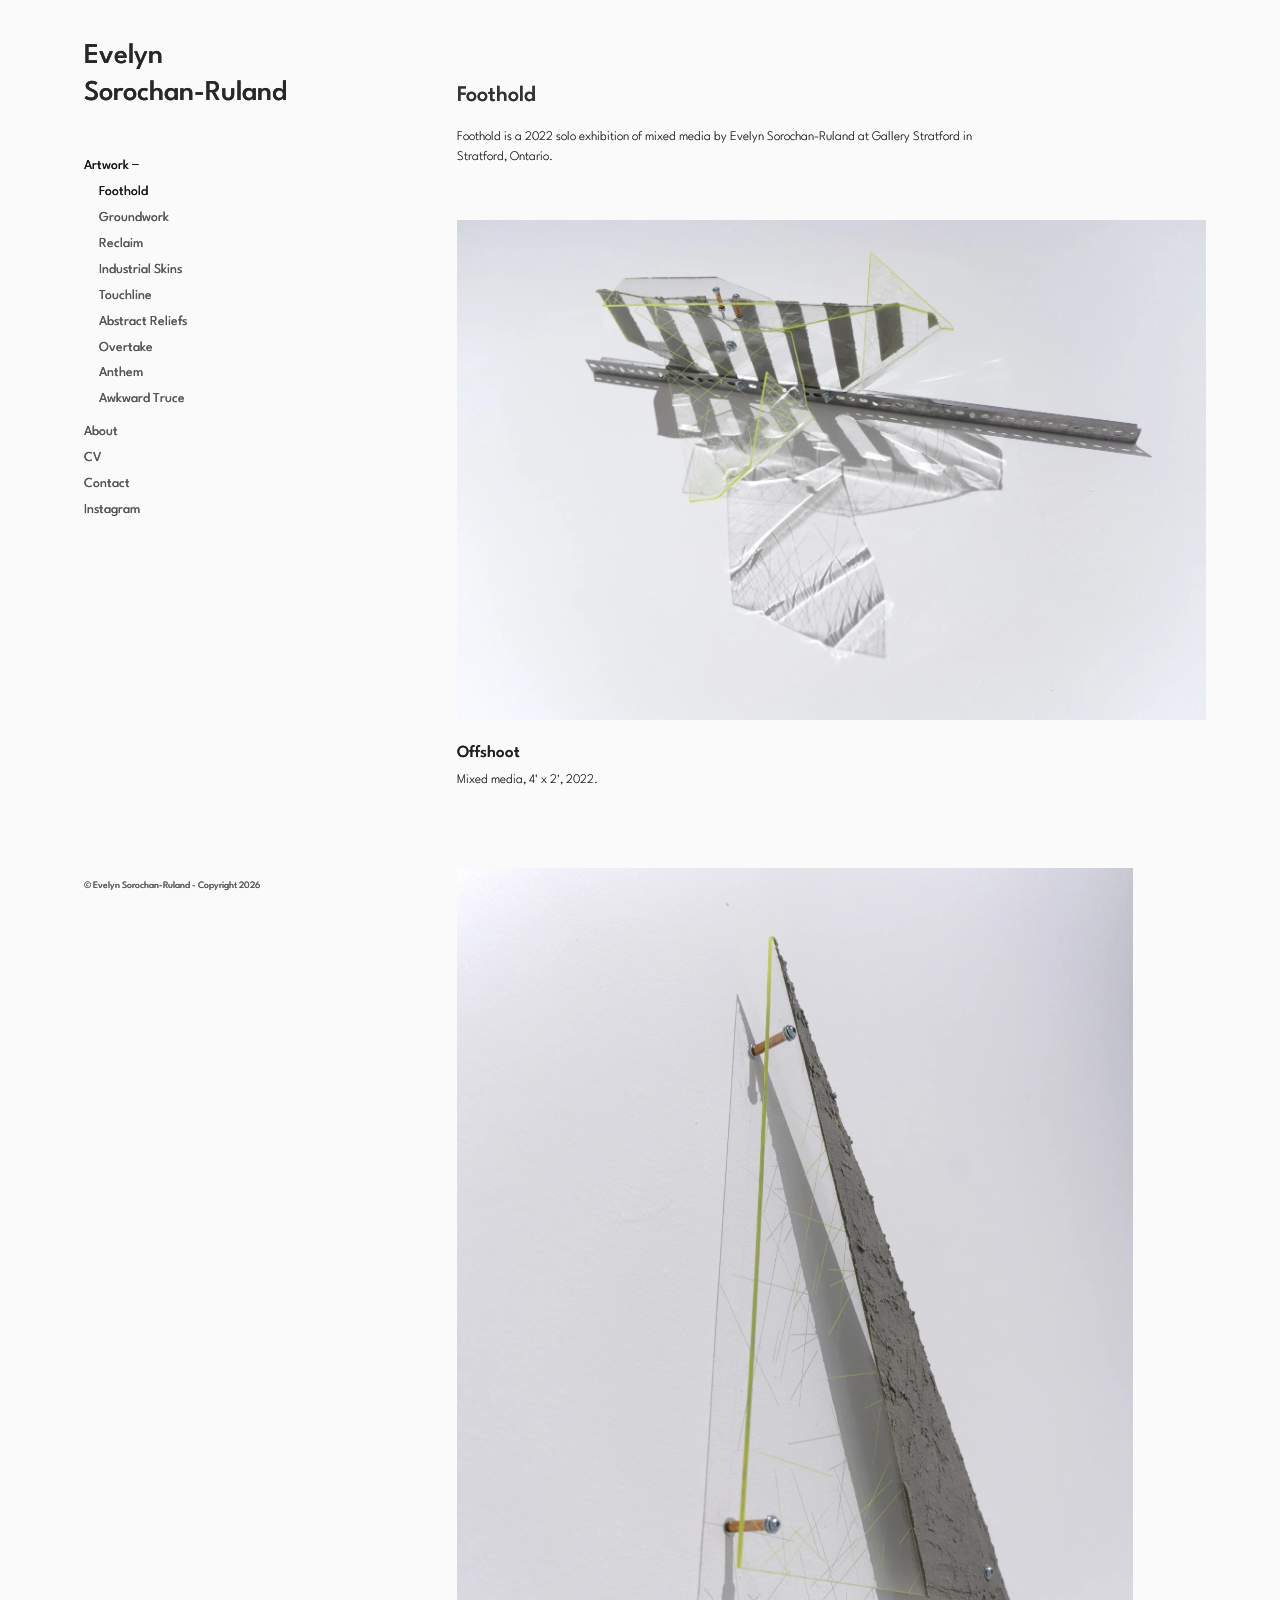
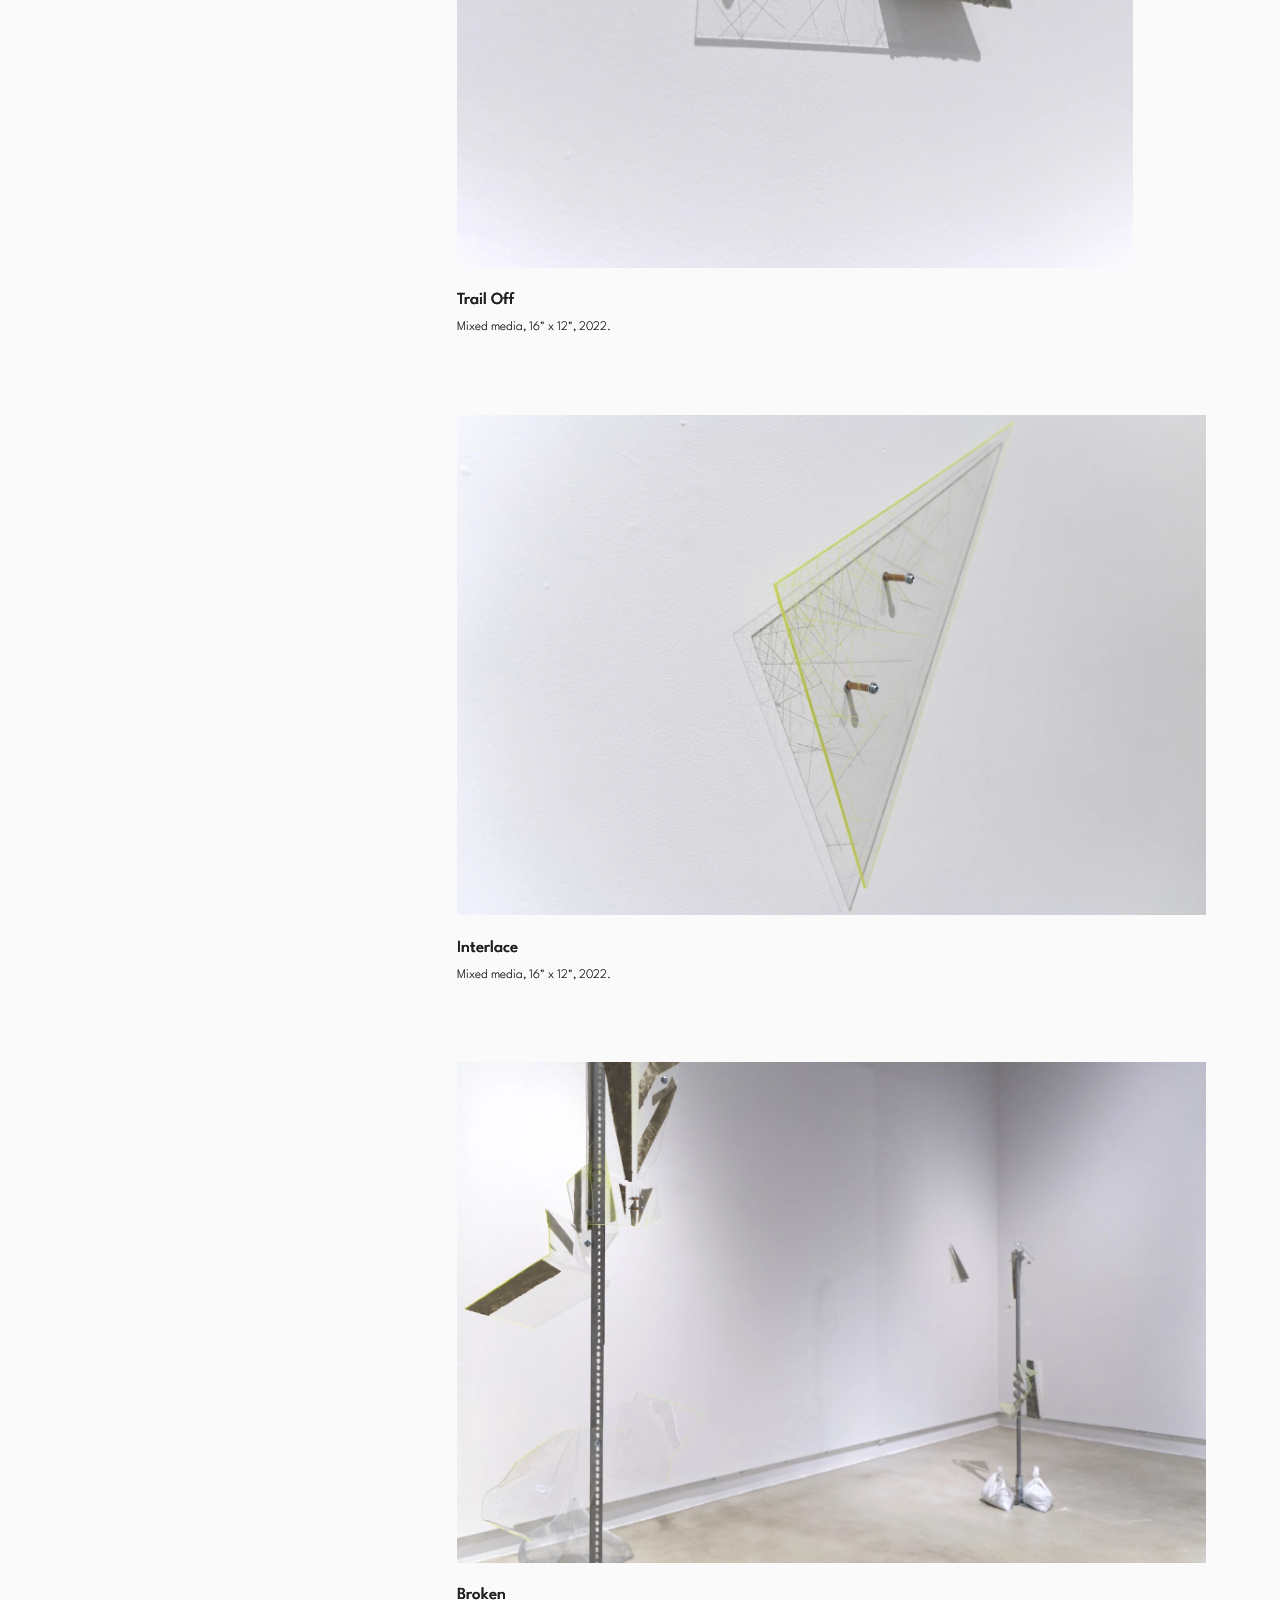
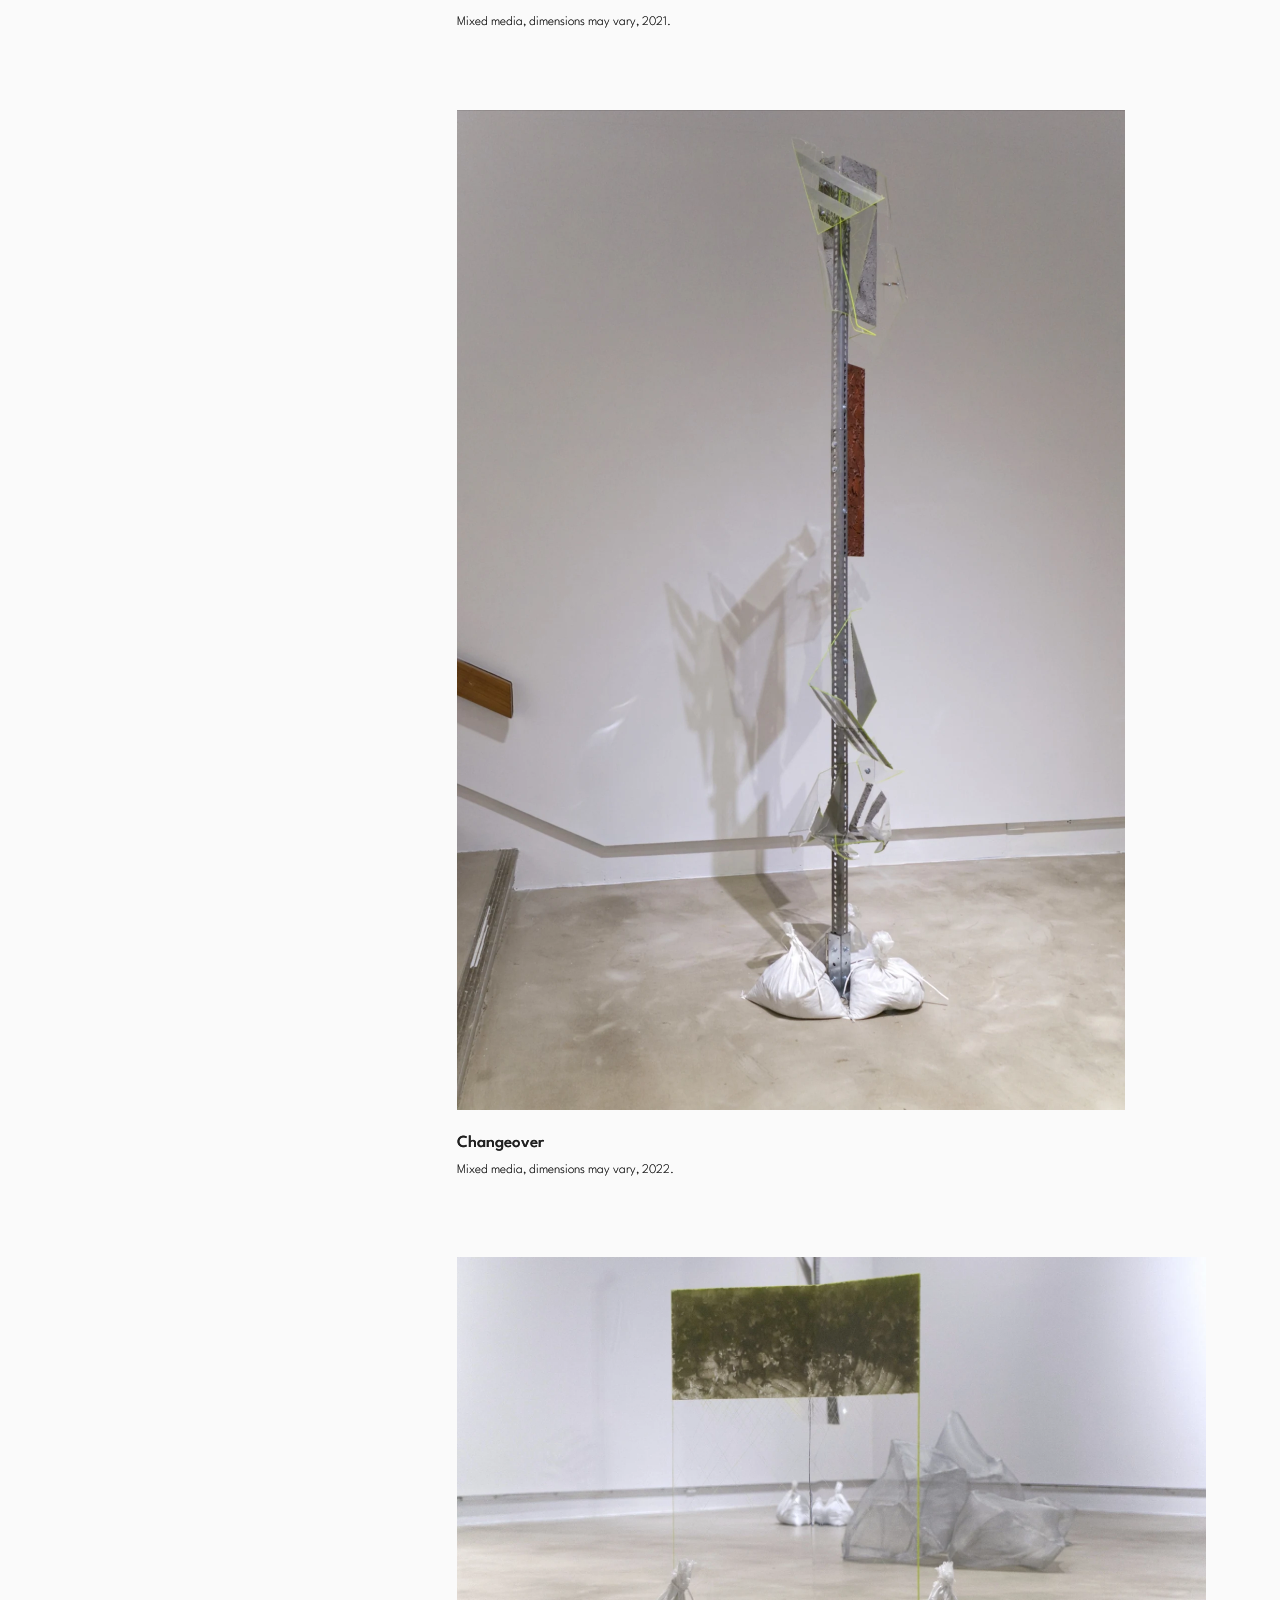
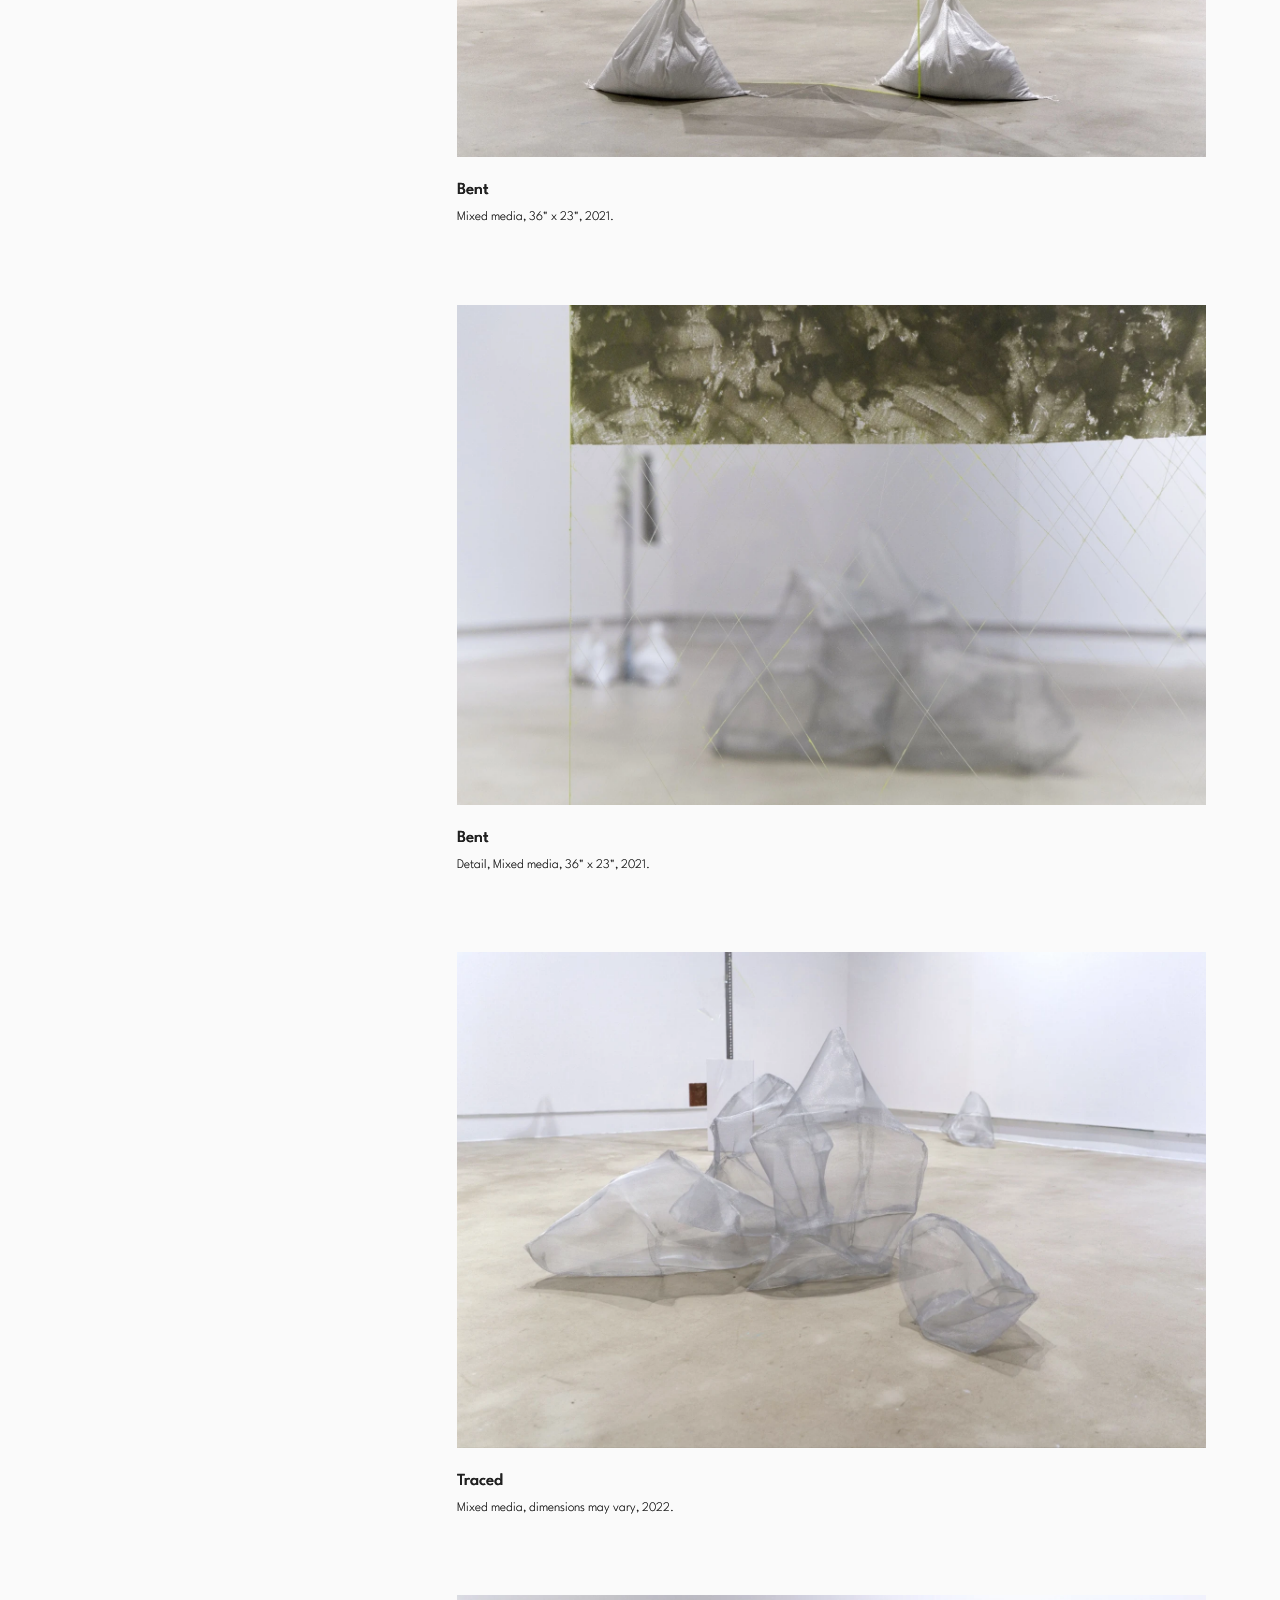
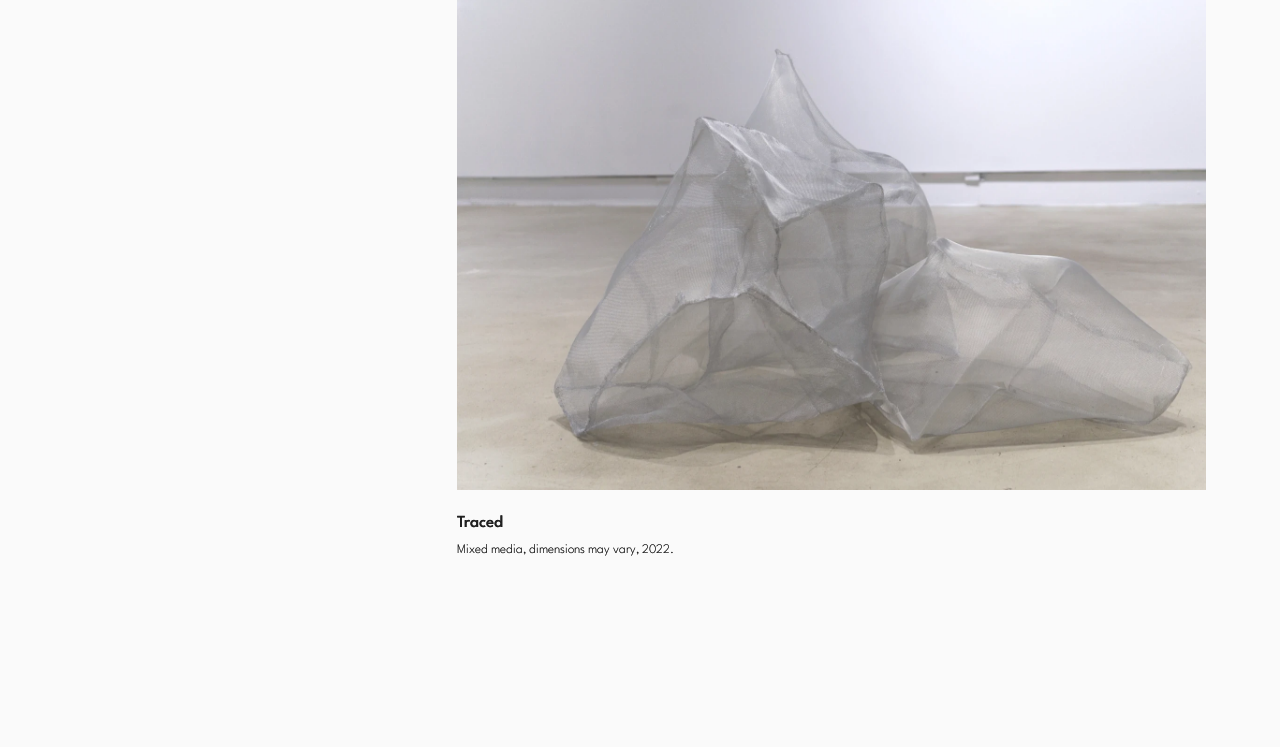
<file: foothold.html>
<!doctype html>
<html lang="en">
    <head>
        <link rel="preconnect" href="https://fonts.googleapis.com"/>
        <link rel="preconnect" href="https://fonts.gstatic.com" crossorigin>
        <link rel="stylesheet" href="https://fonts.googleapis.com/css2?family=Spartan:wght@300;400;500&display=swap" />
        <!-- Global site tag (gtag.js) - Google Analytics -->
        <script async src="https://www.googletagmanager.com/gtag/js?id=G-T53KKNL53F"></script>
        <script>
            window.dataLayer = window.dataLayer || [];

            function gtag() {
                dataLayer.push(arguments);
            }
            gtag('js', new Date());
            gtag('config', 'G-T53KKNL53F');
        </script>
        <meta charset="utf-8">
        <meta name="viewport" content="width=device-width, initial-scale=1.0" />
        <title>Foothold | Evelyn Sorochan-Ruland</title>
        <meta name="description" content="Foothold, a 2022 solo exhibition of mixed media by Evelyn Sorochan-Ruland at Gallery Stratford, Stratford, Ontario.">
    <link rel="canonical" href="https://evelynsorochanruland.com/foothold.html">
    <meta name="author" content="Evelyn Sorochan-Ruland">
    <meta property="og:locale" content="en_CA">
    <meta property="og:type" content="website">
    <meta property="og:site_name" content="Evelyn Sorochan-Ruland">
    <meta property="og:title" content="Foothold | Evelyn Sorochan-Ruland">
    <meta property="og:description" content="Foothold, a 2022 solo exhibition of mixed media by Evelyn Sorochan-Ruland at Gallery Stratford, Stratford, Ontario.">
    <meta property="og:url" content="https://evelynsorochanruland.com/foothold.html">
    <meta property="og:image" content="https://evelynsorochanruland.com/images/Foothold/OffshootESR.jpg">
    <meta property="og:image:alt" content="Offshoot, mixed media by Evelyn Sorochan-Ruland">
    <meta name="twitter:card" content="summary_large_image">
    <meta name="twitter:title" content="Foothold | Evelyn Sorochan-Ruland">
    <meta name="twitter:description" content="Foothold, a 2022 solo exhibition of mixed media by Evelyn Sorochan-Ruland at Gallery Stratford, Stratford, Ontario.">
    <meta name="twitter:image" content="https://evelynsorochanruland.com/images/Foothold/OffshootESR.jpg">
    <meta name="twitter:image:alt" content="Offshoot, mixed media by Evelyn Sorochan-Ruland">
        <link href="main.css" rel="stylesheet">
        <!-- ****** faviconit.com favicons ****** -->
        <link rel="shortcut icon" href="/favicon.ico">
        <link rel="icon" sizes="16x16 32x32 64x64" href="/favicon.ico">
        <link rel="icon" type="image/png" sizes="196x196" href="/favicon-192.png">
        <link rel="icon" type="image/png" sizes="160x160" href="/favicon-160.png">
        <link rel="icon" type="image/png" sizes="96x96" href="/favicon-96.png">
        <link rel="icon" type="image/png" sizes="64x64" href="/favicon-64.png">
        <link rel="icon" type="image/png" sizes="32x32" href="/favicon-32.png">
        <link rel="icon" type="image/png" sizes="16x16" href="/favicon-16.png">
        <link rel="apple-touch-icon" href="/favicon-57.png">
        <link rel="apple-touch-icon" sizes="114x114" href="/favicon-114.png">
        <link rel="apple-touch-icon" sizes="72x72" href="/favicon-72.png">
        <link rel="apple-touch-icon" sizes="144x144" href="/favicon-144.png">
        <link rel="apple-touch-icon" sizes="60x60" href="/favicon-60.png">
        <link rel="apple-touch-icon" sizes="120x120" href="/favicon-120.png">
        <link rel="apple-touch-icon" sizes="76x76" href="/favicon-76.png">
        <link rel="apple-touch-icon" sizes="152x152" href="/favicon-152.png">
        <link rel="apple-touch-icon" sizes="180x180" href="/favicon-180.png">
        <meta name="msapplication-TileColor" content="#FFFFFF">
        <meta name="msapplication-TileImage" content="/favicon-144.png">
        <meta name="msapplication-config" content="/browserconfig.xml">
        <!-- ****** faviconit.com favicons ****** -->
        <script language="JavaScript" type="text/JavaScript">
            function setupstor() { var x = document.getElementById("innermenu"); var s = "false"; try { s = sessionStorage.getItem("down"); } catch (err) {} if (s === "true") { x.className = "active"; } else { setTimeout(dropdown, 10); } window.sessionStorage.setItem("down",
            true); } function dropdown() { var x = document.getElementById("innermenu"); var y = document.getElementById("dropbut"); var z = document.getElementById("images"); if (x.className === "") { x.className = "active"; z.className = "active"; y.style
            = "color:#171717"; y.innerHTML = "Artwork −"; sessionStorage.setItem("down", true); } else { x.className = ""; z.className = ""; y.style = "color: #171717"; y.innerHTML = "Artwork +"; sessionStorage.setItem("down", false); } }
        </script>
    <script type="application/ld+json">
{
    "@context":  "https://schema.org",
    "@type":  "CollectionPage",
    "@id":  "https://evelynsorochanruland.com/foothold.html#collection",
    "name":  "Foothold",
    "description":  "Foothold, a 2022 solo exhibition of mixed media by Evelyn Sorochan-Ruland at Gallery Stratford, Stratford, Ontario.",
    "url":  "https://evelynsorochanruland.com/foothold.html",
    "inLanguage":  "en-CA",
    "creator":  {
                    "@id":  "https://evelynsorochanruland.com/#person",
                    "name":  "Evelyn Sorochan-Ruland"
                },
    "hasPart":  [
                    {
                        "@type":  "VisualArtwork",
                        "name":  "Offshoot",
                        "artMedium":  "Mixed media",
                        "dateCreated":  "2022",
                        "description":  "Mixed media, 4\u0027 x 2\u0027, 2022.",
                        "creator":  {
                                        "@id":  "https://evelynsorochanruland.com/#person",
                                        "name":  "Evelyn Sorochan-Ruland"
                                    },
                        "image":  "https://evelynsorochanruland.com/images/Foothold/OffshootESR.jpg"
                    },
                    {
                        "@type":  "VisualArtwork",
                        "name":  "Trail Off",
                        "artMedium":  "Mixed media",
                        "dateCreated":  "2022",
                        "description":  "Mixed media, 16\" x 12\", 2022.",
                        "creator":  {
                                        "@id":  "https://evelynsorochanruland.com/#person",
                                        "name":  "Evelyn Sorochan-Ruland"
                                    },
                        "image":  "https://evelynsorochanruland.com/images/Foothold/TrailOffESR.jpg"
                    },
                    {
                        "@type":  "VisualArtwork",
                        "name":  "Interlace",
                        "artMedium":  "Mixed media",
                        "dateCreated":  "2022",
                        "description":  "Mixed media, 16\" x 12\", 2022.",
                        "creator":  {
                                        "@id":  "https://evelynsorochanruland.com/#person",
                                        "name":  "Evelyn Sorochan-Ruland"
                                    },
                        "image":  "https://evelynsorochanruland.com/images/Foothold/InterlaceESR.jpg"
                    },
                    {
                        "@type":  "VisualArtwork",
                        "name":  "Broken",
                        "artMedium":  "Mixed media",
                        "dateCreated":  "2021",
                        "description":  "Mixed media, dimensions may vary, 2021.",
                        "creator":  {
                                        "@id":  "https://evelynsorochanruland.com/#person",
                                        "name":  "Evelyn Sorochan-Ruland"
                                    },
                        "image":  "https://evelynsorochanruland.com/images/Foothold/BrokenInstallationESR.jpg"
                    },
                    {
                        "@type":  "VisualArtwork",
                        "name":  "Changeover",
                        "artMedium":  "Mixed media",
                        "dateCreated":  "2022",
                        "description":  "Mixed media, dimensions may vary, 2022.",
                        "creator":  {
                                        "@id":  "https://evelynsorochanruland.com/#person",
                                        "name":  "Evelyn Sorochan-Ruland"
                                    },
                        "image":  "https://evelynsorochanruland.com/images/Foothold/ChangeoverESR.jpg"
                    },
                    {
                        "@type":  "VisualArtwork",
                        "name":  "Bent",
                        "artMedium":  "Mixed media",
                        "dateCreated":  "2021",
                        "description":  "Mixed media, 36\" x 23\", 2021.",
                        "creator":  {
                                        "@id":  "https://evelynsorochanruland.com/#person",
                                        "name":  "Evelyn Sorochan-Ruland"
                                    },
                        "image":  "https://evelynsorochanruland.com/images/Foothold/BentESR.jpg"
                    },
                    {
                        "@type":  "VisualArtwork",
                        "name":  "Traced",
                        "artMedium":  "Mixed media",
                        "dateCreated":  "2022",
                        "description":  "Mixed media, dimensions may vary, 2022.",
                        "creator":  {
                                        "@id":  "https://evelynsorochanruland.com/#person",
                                        "name":  "Evelyn Sorochan-Ruland"
                                    },
                        "image":  "https://evelynsorochanruland.com/images/Foothold/TracedAllESR.jpg"
                    }
                ]
}
</script>
</head>
    <div id="wrap">
        <body>
            <div id="menu">
                <header>
                    <h1><a href="index.html">Evelyn<br>Sorochan-Ruland</a></h1>
                </header>
                <nav>
                    <ul>
                        <li><a href="#/" id="dropbut" onclick="dropdown()" style=color:#171717>Artwork −</a></li>
                        <li id="temp">
                            <div id="innermenu">
                                <nav>
                                    <ul>
                                        <li><a href="foothold.html#top" style=color:#171717>Foothold</a> </li>
                                        <li><a href="groundwork.html#top">Groundwork</a></li>
                                        <li><a href="reclaim.html#top">Reclaim</a></li>
                                        <li><a href="industrial_skins.html#top">Industrial Skins</a></li>
                                        <li><a href="touchline.html#top">Touchline</a></li>
                                        <li><a href="abstractreliefs.html#top">Abstract Reliefs</a> </li>
                                        <li><a href="overtake.html#top">Overtake</a></li>
                                        <li><a href="anthem.html#top">Anthem</a></li>
                                        <li><a href="awkward_truce.html#top">Awkward Truce</a></li>
                                    </ul>
                                </nav>
                            </div>
                            <script language="JavaScript" type="text/JavaScript">setupstor();</script>
                        </li>
                        <li><a href="about.html">About</a></li>
                        <li><a href="cv.html">CV</a></li>
                        <li><a href="contact.html">Contact</a></li>
                        <li><a href="https://www.instagram.com/evierenae/?hl=en" target="_blank">Instagram</a></li>
                        <li class="vr"><a href="virtual_reality.html">Virtual Exhibition</a></li>
                    </ul>
                </nav>
            </div>
            <div id="top"></div>
            <main>
                <div id="images" class="active">
                    <h2 class="titleani">Foothold</h2>
                    <div id="column">
                        <p class="series-intro">Foothold is a 2022 solo exhibition of mixed media by Evelyn Sorochan-Ruland at Gallery Stratford in Stratford, Ontario.</p>
                        <picture>
                            <source type="image/webp" srcset="images/Foothold/OffshootESR.webp">
                            <img alt="Evelyn Sorochan-Ruland's Offshoot Art" src="images/Foothold/OffshootESR.jpg" width="1600" height="1069"/>
                        </picture>
                        <h3>Offshoot</h3>
                        <p>Mixed media, 4' x 2', 2022. </p> 
                        
                        <picture>
                            <source type="image/webp" srcset="images/Foothold/TrailOffESR.webp">
                            <img alt="Evelyn Sorochan-Ruland's Trail Off Art" src="images/Foothold/TrailOffESR.jpg" width="1351" height="2000" loading="lazy" decoding="async"/>
                        </picture>
                        <h3>Trail Off</h3>
                        <p>Mixed media, 16" x 12", 2022.</p> 
                        
                        <picture>
                            <source type="image/webp" srcset="images/Foothold/InterlaceESR.webp">
                            <img alt="Evelyn Sorochan-Ruland's Interlace Art" src="images/Foothold/InterlaceESR.jpg" width="1600" height="1069" loading="lazy" decoding="async"/>
                        </picture>
                        <h3>Interlace</h3>
                        <p>Mixed media, 16" x 12", 2022. </p> 
                        
                        <picture>
                            <source type="image/webp" srcset="images/Foothold/BrokenInstallationESR.webp">
                            <img alt="Evelyn Sorochan-Ruland's Broken Art" src="images/Foothold/BrokenInstallationESR.jpg" width="1600" height="1069" loading="lazy" decoding="async"/>
                        </picture>
                        <h3>Broken</h3>
                        <p>Mixed media, dimensions may vary, 2021. </p> 
                        
                        <picture>
                            <source type="image/webp" srcset="images/Foothold/ChangeoverESR.webp">
                            <img alt="Evelyn Sorochan-Ruland's Changeover Art" src="images/Foothold/ChangeoverESR.jpg" width="1335" height="2000" loading="lazy" decoding="async"/>
                        </picture>
                        <h3>Changeover</h3>
                        <p>Mixed media, dimensions may vary, 2022.</p> 
                        
                        <picture>
                            <source type="image/webp" srcset="images/Foothold/BentESR.webp">
                            <img alt="Evelyn Sorochan-Ruland's Bent Art" src="images/Foothold/BentESR.jpg" width="1600" height="1069" loading="lazy" decoding="async"/>
                        </picture>
                        <h3>Bent</h3>
                        <p>Mixed media, 36" x 23", 2021.</p> 
                        
                        <picture>
                            <source type="image/webp" srcset="images/Foothold/BentInstallationESR.webp">
                            <img alt="Evelyn Sorochan-Ruland's Bent Art" src="images/Foothold/BentInstallationESR.jpg" width="1600" height="1069" loading="lazy" decoding="async"/>
                        </picture>
                        <h3>Bent</h3>
                        <p>Detail, Mixed media, 36" x 23", 2021.</p> 
                        
                        <picture>
                            <source type="image/webp" srcset="images/Foothold/TracedAllESR.webp">
                            <img alt="Evelyn Sorochan-Ruland's Traced Art" src="images/Foothold/TracedAllESR.jpg" width="1600" height="1060" loading="lazy" decoding="async"/>
                        </picture>
                        <h3>Traced</h3>
                        <p>Mixed media, dimensions may vary, 2022.</p> 
                        
                        <picture>
                            <source type="image/webp" srcset="images/Foothold/TracedESR.webp">
                            <img alt="Evelyn Sorochan-Ruland's Traced Art" src="images/Foothold/TracedESR.jpg" width="1600" height="1057" loading="lazy" decoding="async"/>
                        </picture>
                        <h3>Traced</h3>
                        <p>Mixed media, dimensions may vary, 2022.</p>
                    </div>
                    <a id="topButton" class="is-hidden" href="#top">Top</a>
                    <script language="JavaScript" type="text/JavaScript">
                        function toggleTopButton() {
                            var button = document.getElementById("topButton");
                            if (!button) {
                                return;
                            }
                            if (window.pageYOffset > 150) {
                                button.classList.remove("is-hidden");
                            } else {
                                button.classList.add("is-hidden");
                            }
                        }
                        toggleTopButton();
                        window.addEventListener("scroll", toggleTopButton);
                    </script>
                </div>
            </main>
            <footer>
                <p id="left-foot"> &copy; Evelyn Sorochan-Ruland - Copyright 2026</p>
            </footer>
        </body>
    </div>
</html>
</file>
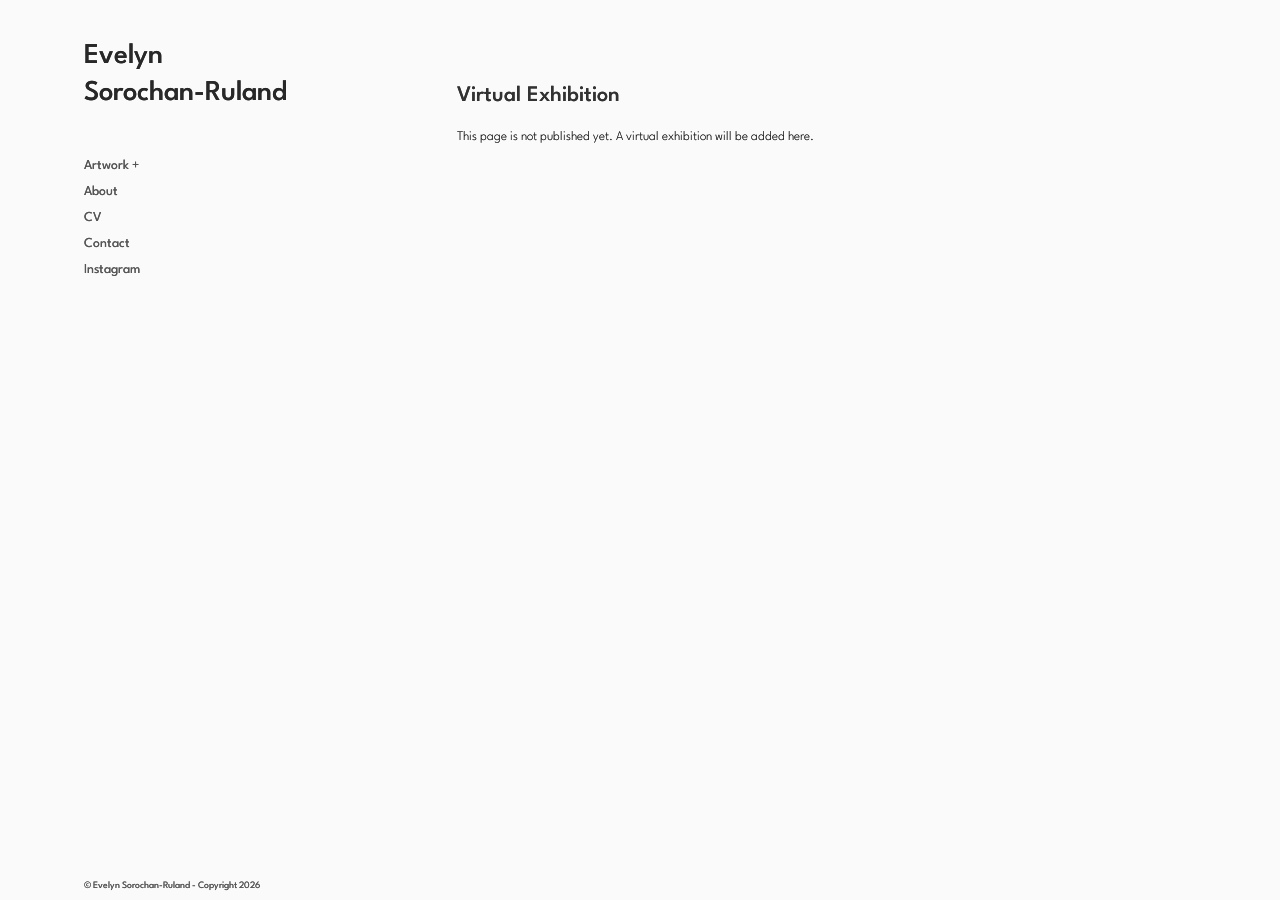
<file: virtual_reality.html>
<!doctype html>
<html lang="en">

<head>
    <link rel="preconnect" href="https://fonts.googleapis.com"/>
    <link rel="stylesheet" href="https://fonts.googleapis.com/css2?family=Spartan:wght@300;400;500&display=swap" />
    <!-- Global site tag (gtag.js) - Google Analytics -->
    <script async src="https://www.googletagmanager.com/gtag/js?id=G-T53KKNL53F"></script>
    <script>
        window.dataLayer = window.dataLayer || [];

        function gtag() {
            dataLayer.push(arguments);
        }
        gtag('js', new Date());
        gtag('config', 'G-T53KKNL53F');
    </script>
    <meta charset="utf-8">
    <meta name="robots" content="noindex, nofollow">
    <meta name="viewport" content="width=device-width, initial-scale=1.0" />
    <title>Virtual Exhibition | Evelyn Sorochan-Ruland</title>
    <meta name="description" content="Unpublished placeholder for a future virtual exhibition by Evelyn Sorochan-Ruland.">
    <link rel="canonical" href="https://evelynsorochanruland.com/virtual_reality.html">
    <meta name="author" content="Evelyn Sorochan-Ruland">
    <meta property="og:locale" content="en_CA">
    <meta property="og:type" content="website">
    <meta property="og:site_name" content="Evelyn Sorochan-Ruland">
    <meta property="og:title" content="Virtual Exhibition | Evelyn Sorochan-Ruland">
    <meta property="og:description" content="Unpublished placeholder for a future virtual exhibition by Evelyn Sorochan-Ruland.">
    <meta property="og:url" content="https://evelynsorochanruland.com/virtual_reality.html">
    <meta property="og:image" content="https://evelynsorochanruland.com/images/portrait/IMG_0545.jpg">
    <meta property="og:image:alt" content="Evelyn Sorochan-Ruland in front of her artwork">
    <meta name="twitter:card" content="summary_large_image">
    <meta name="twitter:title" content="Virtual Exhibition | Evelyn Sorochan-Ruland">
    <meta name="twitter:description" content="Unpublished placeholder for a future virtual exhibition by Evelyn Sorochan-Ruland.">
    <meta name="twitter:image" content="https://evelynsorochanruland.com/images/portrait/IMG_0545.jpg">
    <meta name="twitter:image:alt" content="Evelyn Sorochan-Ruland in front of her artwork">
    <link href="main.css" rel="stylesheet">
    <!-- ****** faviconit.com favicons ****** -->
    <link rel="shortcut icon" href="/favicon.ico">
    <link rel="icon" sizes="16x16 32x32 64x64" href="/favicon.ico">
    <link rel="icon" type="image/png" sizes="196x196" href="/favicon-192.png">
    <link rel="icon" type="image/png" sizes="160x160" href="/favicon-160.png">
    <link rel="icon" type="image/png" sizes="96x96" href="/favicon-96.png">
    <link rel="icon" type="image/png" sizes="64x64" href="/favicon-64.png">
    <link rel="icon" type="image/png" sizes="32x32" href="/favicon-32.png">
    <link rel="icon" type="image/png" sizes="16x16" href="/favicon-16.png">
    <link rel="apple-touch-icon" href="/favicon-57.png">
    <link rel="apple-touch-icon" sizes="114x114" href="/favicon-114.png">
    <link rel="apple-touch-icon" sizes="72x72" href="/favicon-72.png">
    <link rel="apple-touch-icon" sizes="144x144" href="/favicon-144.png">
    <link rel="apple-touch-icon" sizes="60x60" href="/favicon-60.png">
    <link rel="apple-touch-icon" sizes="120x120" href="/favicon-120.png">
    <link rel="apple-touch-icon" sizes="76x76" href="/favicon-76.png">
    <link rel="apple-touch-icon" sizes="152x152" href="/favicon-152.png">
    <link rel="apple-touch-icon" sizes="180x180" href="/favicon-180.png">
    <meta name="msapplication-TileColor" content="#FFFFFF">
    <meta name="msapplication-TileImage" content="/favicon-144.png">
    <meta name="msapplication-config" content="/browserconfig.xml">
    <!-- ****** faviconit.com favicons ****** -->
    <!--[if lt IE 9]>
<script src="http://html5shiv.googlecode.com/svn/trunk/html5.js"></script>
<![endif]-->
    <script language="JavaScript" type="text/JavaScript">

        function dropdown() {
            var x = document.getElementById("innermenu");
            var y = document.getElementById("dropbut");
            var z = document.getElementById("images");
            if (x.className === "") {
                x.className = "active";
                z.className = "active";
                y.style = "color:#171717";
                y.innerHTML = "Artwork −";
                sessionStorage.setItem("down", true);
            } else {
                x.className = "";
                z.className = "";
                y.style = "color: #555555";
                y.innerHTML = "Artwork +";
                sessionStorage.setItem("down", false);
            }
        }

        function resettime() {
            var x = document.getElementById("innermenu");
            if (x.className == "active") {} else {
                cleartime(x);
            }
        }
        var x;

        function dropfunc() {
            x = setTimeout(dropdown, 9000);
        }

        function cleartime() {
            try {
                clearTimeout(x);
            } catch {}
        }

        function setup() {
            var x = document.getElementById("innermenu");
            var z = document.getElementById("images");
            var test = "false";
            try {
                test = sessionStorage.getItem("down");
            } catch (err) {}
            if (test === "true") {
                x.className = "active";
                z.className = "active";
                setTimeout(dropdown, 300);
                sessionStorage.setItem("down", false);
            } else {
                x.className = "";
                z.className = "";
                sessionStorage.setItem("down",
                    false);
            }
        }

    </script>
</head>
<div id="wrap">

    <body>
        <div id="menu">
            <header>
                <h1><a href="index.html">Evelyn<br>Sorochan-Ruland</a></h1>
            </header>
            <nav>
                <ul>
                    <li><a href="#/" id="dropbut" onclick="dropdown(); cleartime(); dropfunc(); resettime();">Artwork +</a></li>
                    <li id="temp">
                        <div id="innermenu">
                            <nav>
                                <ul>
                                    <li><a href="foothold.html#top">Foothold</a> </li>
                                    <li><a href="groundwork.html#top">Groundwork</a></li>
                                    <li><a href="reclaim.html#top">Reclaim</a></li>
									<li><a href="industrial_skins.html#top">Industrial Skins</a></li>
									<li><a href="touchline.html#top">Touchline</a></li>
									<li><a href="abstractreliefs.html#top">Abstract Reliefs</a> </li>
                                    <li><a href="overtake.html#top">Overtake</a></li>
									<li><a href="anthem.html#top">Anthem</a></li>
                                    <li><a href="awkward_truce.html#top">Awkward Truce</a></li>
                                </ul>
                            </nav>
                        </div>
                    </li>
                    <li><a href="about.html">About</a></li>
                    <li><a href="cv.html">CV</a></li>
                    <li><a href="contact.html">Contact</a></li>
                    <li><a href="https://www.instagram.com/evierenae/?hl=en" target="_blank">Instagram</a></li>
                    <li class="vr"><a href="virtual_reality.html">Virtual Exhibition</a></li>
                </ul>
            </nav>
        </div>
        <div id="top"></div>
        <main>
            <div id="images">
                <script language="JavaScript" type="text/JavaScript"> setup(); </script>
                <!-- Unpublished placeholder.
                     To publish: remove the noindex tag, add virtual_reality.html to sitemap.xml,
                     delete both .vr rules in main.css, and replace this note with the gallery.
                     Previous prototype: https://glitch.com/embed/#!/embed/evelyn-gallery -->
                <h2 class="titleani">Virtual Exhibition</h2>
                <div id="column">
                    <p class="series-intro">This page is not published yet. A virtual exhibition will be added here.</p>
                </div>
            </div>
        </main>
        <footer>
            <p id="left-foot"> &copy; Evelyn Sorochan-Ruland - Copyright 2026</p>
        </footer>
    </body>
</div>

</html>
</file>
<file: main.css>
header,
nav,
section,
footer,
main {
    display: block;
}

html {
    scroll-behavior: smooth;
    overflow-y: scroll;
}

header {
    overflow: hidden;
}

/* Unpublished virtual exhibition. Delete both .vr rules in this file to show the menu link. */
.vr {
    display: none;
    height: 10px;
}

.cv-list {
    margin-top: 5px;
}

#homeani {
    overflow: hidden;
    transform: translate(50%, 50%);
    height: 30px;
    margin-top: 2px;
    padding-left: 0px;
    margin-left: 0px;
}

#homeani {
    animation: showName 1s;
    animation-delay: 1.1s;
    animation-fill-mode: forwards;
    bottom: 0;
    transform: translate(0, -110%);
    padding-top: 36px;
    height: 36px;
    margin-bottom: 0;
}

#homeanibtm {
    overflow: hidden;
    height: 47px;
    padding-left: 0px;
    margin-left: 0px;
    margin-top: 1px;
    margin-bottom: 0px;
    padding-bottom: 0px;
    animation: showNameBtm 1s;
    animation-delay: 0.2s;
    animation-fill-mode: forwards;
    transform: translate(0, -270%);
}

.titleani {
    animation: showTitle 1s;
    animation-delay: 0.0s;
    animation-fill-mode: forwards;
    bottom: 0;
    transform: translate(0, -350%);
    height: 36px;
    margin-bottom: 0;
}

body {
    margin: 0;
    background: #fafafa;
    font: 13px/1.3 'Spartan', serif;
    font-weight: normal;
    text-shadow: 0 0 0;
    min-height: 100vh;
    -webkit-text-size-adjust: 100%;
    -moz-text-size-adjust: 100%;
    -ms-text-size-adjust: 100%;
}

#wrap {
    background-color: #fafafa;
    margin: 0 auto;
    width: 90%;
    max-width: 1800px;
    min-width: 768px;
}

#sponsored {
    background-color: #f0f0f0;
}

#sponsoredInside {
        text-align: center;
}

#topButton {
    position: fixed; 
    bottom: 20px;
    right: 20px; 
    z-index: 99; 
    border: none; 
    outline: none;
    background-color: #a5a5a5; 
    color: white; 
    cursor: pointer; 
    padding: 12px 12px 10px 12px; 
    border-radius: 6px; 
    font-size: 12px; 
    text-decoration: none;
    opacity: 85%;
  }

#topButton.is-hidden {
    display: none;
}

#images picture {
    display: block;
    max-width: 100%;
}

#left-foot-image-container picture {
    display: inline-block;
    max-width: 100%;
}

nav {
    text-align: left;
    width: 290px;
    opacity: 100%;
    z-index: 99;
}

nav ul {
    list-style: none;
    padding: 0;
    padding-top: 35px;
    margin: 0;
}

nav li {
    padding-bottom: 8px;
}

nav li:last-child {
    border-bottom: none;
}

nav a {
    font-family: 'Spartan', sans-serif;
    font-weight: 400;
    color: #555555;
    text-decoration: none;
    font-size: 1.05em;
    transition-duration: 0.1s;
}

nav a:hover {
    color: #151515;
    padding-left: 1px;
}

section nav {
    text-align: left;
    width: 290px;
    padding-top: 20px;
    padding-left: 2px;
    opacity: 100%;
}

section nav ul {
    border: none;
    list-style: none;
    padding: 0;
    margin-right: 25px;
    margin: 0;
}

section nav li {
    padding-bottom: 9px;
}

section nav li:last-child {
    border-bottom: none;
}

section nav a {
    font-family: 'Spartan', sans-serif;
    font-weight: 200;
    color: #616161;
    text-decoration: none;
    font-size: 1em;
    transition-duration: 0.2s;
}

section nav a:hover {
    color: #a33376;
}

#menu {
    background-color: #fafafa;
    position: fixed;
    float: left;
    width: 288px;
    height: 100%;
    padding-left: 20px;
}

#submenu {
    float: right;
    display: block;
    margin-top: 140px;
    width: 55%;
    padding-right: 20px;
}

h1 a {
    text-decoration: none;
    color: #282828;
    font-size: 1.1em;
    text-align: left;
    margin: 0;
    padding: 0px;
    font-weight: 500;
    text-shadow: 0 0 0;
}

h1 {
    margin-bottom: 10px;
    margin-top: 38px
}

h2 {
    color: #323232;
    font-size: 1.7em;
    text-align: left;
    margin: 0;
    padding: 0px;
    padding-bottom: 20px;
    width: 300px;
    font-weight: 500;
    text-shadow: 0 0 0;
}

#images {
    float: right;
    display: block;
    margin-top: 82px;
    width: 65%;
    padding-right: 10px;
    padding-bottom: 150px;
    min-height: 300px;
    transition-duration: 1s;
}

#images img {
    max-width: 100%;
    height: auto;
    max-height: 1000px;
    margin-top: 40px;
    object-fit: contain;
    object-position: left bottom;
}

#images img:first-child {
    border-top: none;
}

#dotContainer {
    width: 100%;
}

.dot {
    height: 7px;
    width: 7px;
    margin: 0 1.5%;
    margin-top: 5px;
    background-color: #9c9c9c;
    border-radius: 50%;
    display: inline-block;
    transition: background-color 0.4s ease;
}

.current {
    background-color: #353535;
}

#column p {
    font-family: 'Spartan', sans-serif;
    font-weight: 200;
    line-height: 1.5;
    color: #252525;
    padding-bottom: 24px;
    margin-top: 6px;
}

#column p.series-intro {
    max-width: 42em;
    margin-top: 0;
    padding-bottom: 0;
}

h3 {
    font-size: 1.3em;
    color: #202020;
    transition-duration: 0.3s;
    font-weight: 500;
    margin-bottom: 0;
}

h4 {
    font-family: 'Spartan', sans-serif;
    margin: 0;
    padding: 0;
    font-size: 1.1em;
    color: #373737;
    line-height: 0.1;
    white-space: pre-wrap;
    font-weight: normal;
    text-shadow: 0 0 0;
}

table {

    padding-top: 20px;
    padding-bottom: 20px;
    font-family: 'Spartan', sans-serif;
    font-weight: 200;
    line-height: 1.5;
    color: #222222;
    font-size: 0.9em;
}
td {
    vertical-align: top;
    text-align: left;
    padding: 1px;
    padding-right: 10px;;
}

#bio {
    max-width: 800px;
    min-width: 400px;
}

#bio p {
    white-space: pre-wrap;
    font-family: 'Spartan', sans-serif;
    font-weight: 200;
    line-height: 1.5;
    color: #252525;
    margin: 0;
    padding-top: 0;
    padding-bottom: 20px;
    font-size: 0.9em;
}

#bio a {
    color: #a33376;
}

#column a {
    color: #a33376;
}

#bio h4 {
    color: #202020;
    font-size: 1.1em;
    padding-bottom: 5px;
    padding-top: 5px;
}

#images h2 {
    padding-bottom: 10px;
}

section {
    text-align: center;
}

section img {
    width: 100%;
}

footer {
    clear: both;
    color: #555555;
    position: fixed;
    bottom: 0;
    padding-left: 20px;
    font-size: 0.75em;
    width: 100%;
    margin-bottom: 0;
    padding-bottom: 0;
}

footer a {
    font-family: 'Spartan', sans-serif;
    color: #424242;
    background-color: #f2f2f2;
    padding: 3px;
    font-size: 1.1em;
    text-decoration: none;
    border: solid 1px #919191;
    transition-duration: 0.2s;
    line-height: 1.5;
}

footer a:hover {
    color: #f2f2f2;
    background-color: #424242;
    border-color: #424242;
}

#left-foot a {
    font-family: 'Spartan', serif;
    background-color: #fafafa;
    border: none;
    padding: 0;
    font-size: 1em;
    text-decoration: underline;
}

#left-foot-oac {
    width: 250px;
    left: 0;
    margin-bottom: 5px;
}

#left-foot a:visited {
    color: #424242;
}

#left-foot a:hover {
    color: #919191;
}

#right-foot {
    display: none;
    margin-left: 62%;
    box-shadow: 2px 2px black;
}

#left-foot {
    left: 0;
    width: 60%;
    max-width: 300px;
    min-width: 320px;
    margin-bottom: 0.5px;
    margin-right: 0;
    margin-top: 2px;
    background-color: #fafafa;
    padding-bottom: 7px;
    padding-top: 3px;
}

#right-foot p {
    font-family: 'Spartan', sans-serif;
    color: #424242;
}

#dropbut {
    font-family: 'Spartan', sans-serif;
    color: #555555;
    font-weight: 400;
    text-decoration: none;
    font-size: 1.05em;
    transition-duration: 0.2s;
    background: none;
    border: none;
    padding: 0;
    margin: 0;
}

#dropbut:hover {
    color: #151515 !important;
    padding-left: 1px;
}

#innermenu {
    padding-top: 0px;
    margin: 0px;
    max-height: 0;
    overflow: hidden;
    transition: max-height 0.8s, margin-top 0.8s;
}

#innermenu nav {
    padding: 0px;
    margin: 0px;
    padding-left: 15px;
    border: none;
    padding-bottom: 10px;
}

#innermenu a:hover {
    color: #151515;
    padding-left: 1px;
}

#innermenu ul {
    border: none;
    padding-top: 0;
    margin-top: 0;
    transition-duration: 0.2s;
}

#innermenu nav a {
    font-family: 'Spartan', sans-serif;
    color: #555555;
    font-weight: 400;
    text-decoration: none;
    font-size: 1.05em;
    transition-duration: 0.2s;
}

#innermenu.active {
    max-height: 240px;
}

#temp {
    padding-bottom: 0px;
}

@keyframes wiggle {
    50% {
        transform: translate3d(0px, 0, 0);
    }
    53%,
    55% {
        transform: translate3d(1px, 0, 0);
    }
    52%,
    54%,
    56% {
        transform: translate3d(-1px, 0, 0);
    }
    58% {
        transform: translate3d(0px, 0, 0);
    }
}

@keyframes showName {
    0% {
        transform: translate3d(0, -110%, 0);
    }
    100% {
        transform: translate3d(0, 0, 0);
    }
}

@keyframes showNameBtm {
    0% {
        transform: translate3d(0, -270%, 0);
    }
    100% {
        transform: translate3d(0, 0, 0);
    }
}

@keyframes showTitle {
    0% {
        transform: translate3d(0, -350%, 0);
    }
    100% {
        transform: translate3d(0, 0, 0);
    }
}

@media screen and (max-width:1500px) {
    #wrap {
        width: 90%;
    }
}

@media screen and (max-width:1100px) {
    #bio p {
        font-size: 0.8em;
    }
    table {
        font-size: 0.8em;
    }

    #images {
        width: 55%;
    }
}

@media screen and (max-width:770px) {
    /* Keep in sync with the .vr rule at the top of this file. */
    .vr {
        display: none;
        height: 10px;
    }

    .dot {
        height: 9px;
        width: 9px;
        margin: 0 2%;
        margin-top: 8px;
    }

    #topButton {
        font-size: 16px;
        padding: 13px 13px 11px 13px;
    }
    .titleani {
        animation: none;
        transform: translate(0%, 0%);
    }
    #homeani {
        animation: none;
        transform: translate(0%, 0%);
        padding-left: 0px;
        margin-left: 0px;
        padding-bottom: 10px;
        padding-top: 8px;
        width: 100%;
        transition-duration: 0.1s;
    }
    #homeanibtm {
        animation: none;
        transform: translate(0%, 0%);
        padding-bottom: 27px;
        padding-top: 0px;
        margin-top: 0px
    }
    h1 {
        font-size: 2.2em;
        background-color: #fafafa;
        padding: 0;
        margin: 0;
        padding-bottom: 20px;
        padding-top: 20px;
        font-size: 2.5em;
        background-color: #f0f0f0;
        padding: 0;
        margin: 0;
        padding-bottom: 28px;
        padding-top: 10px;
        position: sticky;
        
    }
    h1 a {
        text-align: center;
    }
    h2 {
        padding-top: 20px;
        font-size: 1.9em;
        width: 90%;
    }
    h3 {
        font-size: 1.3em;
        line-height: 1;
    }
    h4 {
        font-size: 0.9em;
    }
    #menu {
        margin: 0;
        padding: 0;
        text-align: center;
        float: none;
        height: 10px;
        width: 100%;
        padding-bottom: 165px;
        margin: 0;
        padding: 0;
        text-align: center;
        position: relative;
        float: none;
        height: 10px;
        width: 100%;
        padding-bottom: 165px;
    }
    #submenu {
        float: none;
        width: 70%;
        margin: auto;
        margin-top: 250px;
        padding: 0;
        float: none;
        width: 90%;
        margin: auto;
        margin-top: 300px;
        padding: 0;
    }
    #bio {
        min-width: 370px;
    }
    #bio p {
        font-size: 0.9em;
        line-height: 1.7;
    }
    table {
        font-size: 0.9em;
        line-height: 1.7;
    }
    nav {
        width: 100%;
        text-align: center;
        position: fixed;
        margin: 0;
        padding: 0;
        background-color: #fafafa;
        
    }
    #temp {
        padding: 0;
    }
    #wrap {
        width: 100%;
        min-width: 480px;
        margin: 0;
        padding: 0;
        min-width: 150px;
        width: 100%;
        margin: 0;
        padding: 0;
        min-width: 360px;
        min-height: 100vh;
    }
    #column p {
        font-size: 1em;
    }
    nav li {
        padding-bottom: 20px;
        display: inline;
        padding-left: 20px;
        padding-right: 20px;
        padding-bottom: 30px;
        display: block;
        padding-bottom: 0;
        padding-top: 20px
    }
    nav ul {
        padding-top: 0px;
        border-top: none;
        padding-top: 0px;
        border-top: none;
    }
    nav {
        font-size: 1.1em;
        padding: 0;
        margin: 0;
        width: 100%;
        text-align: center;
        margin: 0;
        padding: 0;
        position: relative;
        background-color: #f0f0f0;
        padding-top: 10px;
        font-size: 1.5em;
        transition-duration: 0.1s;
        padding: 0;
        margin: 0;
        padding-bottom: 20px;
    }
    nav a {
        font-weight: 400;
    }
    nav a:hover {
        padding-left: 0px;
    }
    #innermenu nav a {
        font-size: 0.50em;
        font-weight: 400;
        color: #525252;
    }
    #innermenu nav {
        padding-left: 0;
        padding-top: 10px;
        padding-bottom: 10px;
        padding-top: 8px;
        background-color: #ebebeb;
    }
    #innermenu a:hover {
        padding-left: 0px;
    }
    #innermenu nav li {
        display: block;
        padding-left: 0;
        padding-right: 0;
        padding-bottom: 8px;
        padding: 1px;
    }
    nav li:first-child {
        padding-top: 0px;
    }
    nav li:last-child {
        padding-bottom: 18px;
    }
    #innermenu nav li:last-child {
        padding-bottom: 5px;
    }
    #innermenu nav li:first-child {
        padding-top: 0px;
        margin-top: 0px;
    }
    #innermenu.active {
        max-height: 420px;
        margin-top: 5px
    }
    #dropbut {
        font-weight: 400;
    }
    #dropbut:hover {
        padding-left: 0px;
    }
    #images {
        float: none;
        width: 95%;
        margin: auto;
        padding: 0;
        margin-bottom: 80px;
        min-width: 360px;
        margin-top: 200px;
    }
    #images img {
        max-height: 900px;
        min-width: 250px;
        margin-top: 35px;
    }
    #images.active {
        margin-top: 580px;
    }
    footer {
        padding: 0;
        margin: 0;
        position: relative;
        bottom: 0;
        background-color: #fafafa;
        -webkit-text-size-adjust: 100%;
        -moz-text-size-adjust: 100%;
        -ms-text-size-adjust: 100%;
        -webkit-text-size-adjust: 100%;
        -moz-text-size-adjust: 100%;
        -ms-text-size-adjust: 100%;
        padding-bottom: 5px;
    }
    #rightfoot {
        display: none;
    }
    #left-foot {
        width: 100%;
        min-width: 100px;
        text-align: center;
        float: none;
        padding: 0;
        margin: 0;
        margin-bottom: 1px;
        margin-top: 1px;
        float: none;
        margin-bottom: 0.5px;
        margin-top: 2px;
        margin: auto;
        background-color: #fafafa;
    }

    #left-foot-image-container {
        width: 100%;
        text-align: center;
    }

    #left-foot-oac {
        width: 250px;
        left: auto;
        margin: 0 auto;
        float: none;
        text-align: center;
    }

    
}

@media screen and (max-width:580px) {
    #bio p {
        font-size: 0.75em;
        line-height: 1.7;
        color: #131313;
    }
    table {
        line-height: 1.7;
        color: #131313;
        font-size: 0.75em;
    }
}

@media screen and (max-width:770px) {
    html,
    body {
        max-width: 100%;
        overflow-x: hidden;
    }
    h1 {
        font-size: clamp(1.45em, 6.8vw, 2em);
        line-height: 1.15;
        max-width: 100%;
        padding-left: 16px;
        padding-right: 16px;
        box-sizing: border-box;
    }
    header,
    #homeani,
    #homeanibtm {
        overflow: visible;
        max-width: 100%;
        height: auto;
    }
    /* Home uses two headings so the name can animate on desktop.
       On a phone, stack them like the single heading on every other page. */
    #homeani,
    #homeanibtm {
        margin: 0;
        padding: 0 16px;
        box-sizing: border-box;
    }
    #homeani {
        padding-top: 10px;
        padding-bottom: 0;
    }
    #homeanibtm {
        padding-top: 0;
        padding-bottom: 28px;
    }
    #homeanibtm,
    #menu,
    #wrap {
        width: 100%;
        max-width: 100vw;
        min-width: 0;
        box-sizing: border-box;
    }
    #images,
    #bio,
    #column {
        min-width: 0;
        max-width: 100%;
        box-sizing: border-box;
    }
    #images {
        width: 92%;
    }
    #images img {
        width: 100%;
        min-width: 0;
        max-width: 100%;
        height: auto;
    }
    #column p,
    #column p.series-intro,
    #bio,
    #bio p,
    h2 {
        max-width: 100%;
        overflow-wrap: break-word;
    }
    /* Keep series intros clear of the fixed Top button on a phone. */
    #column p.series-intro {
        box-sizing: border-box;
        padding-right: 88px;
    }
    #bio table,
    table {
        width: 100%;
        max-width: 100%;
        table-layout: fixed;
    }
    td:first-child {
        width: 4.2em;
    }
    td {
        overflow-wrap: break-word;
        word-wrap: break-word;
    }
    /* Section labels use a very tight line-height so they sit close on desktop.
       On a phone those labels wrap, and the tight line-height stacks the lines. */
    h4,
    #bio h4 {
        line-height: 1.45;
        padding-top: 10px;
        padding-bottom: 6px;
    }
}
</file>
